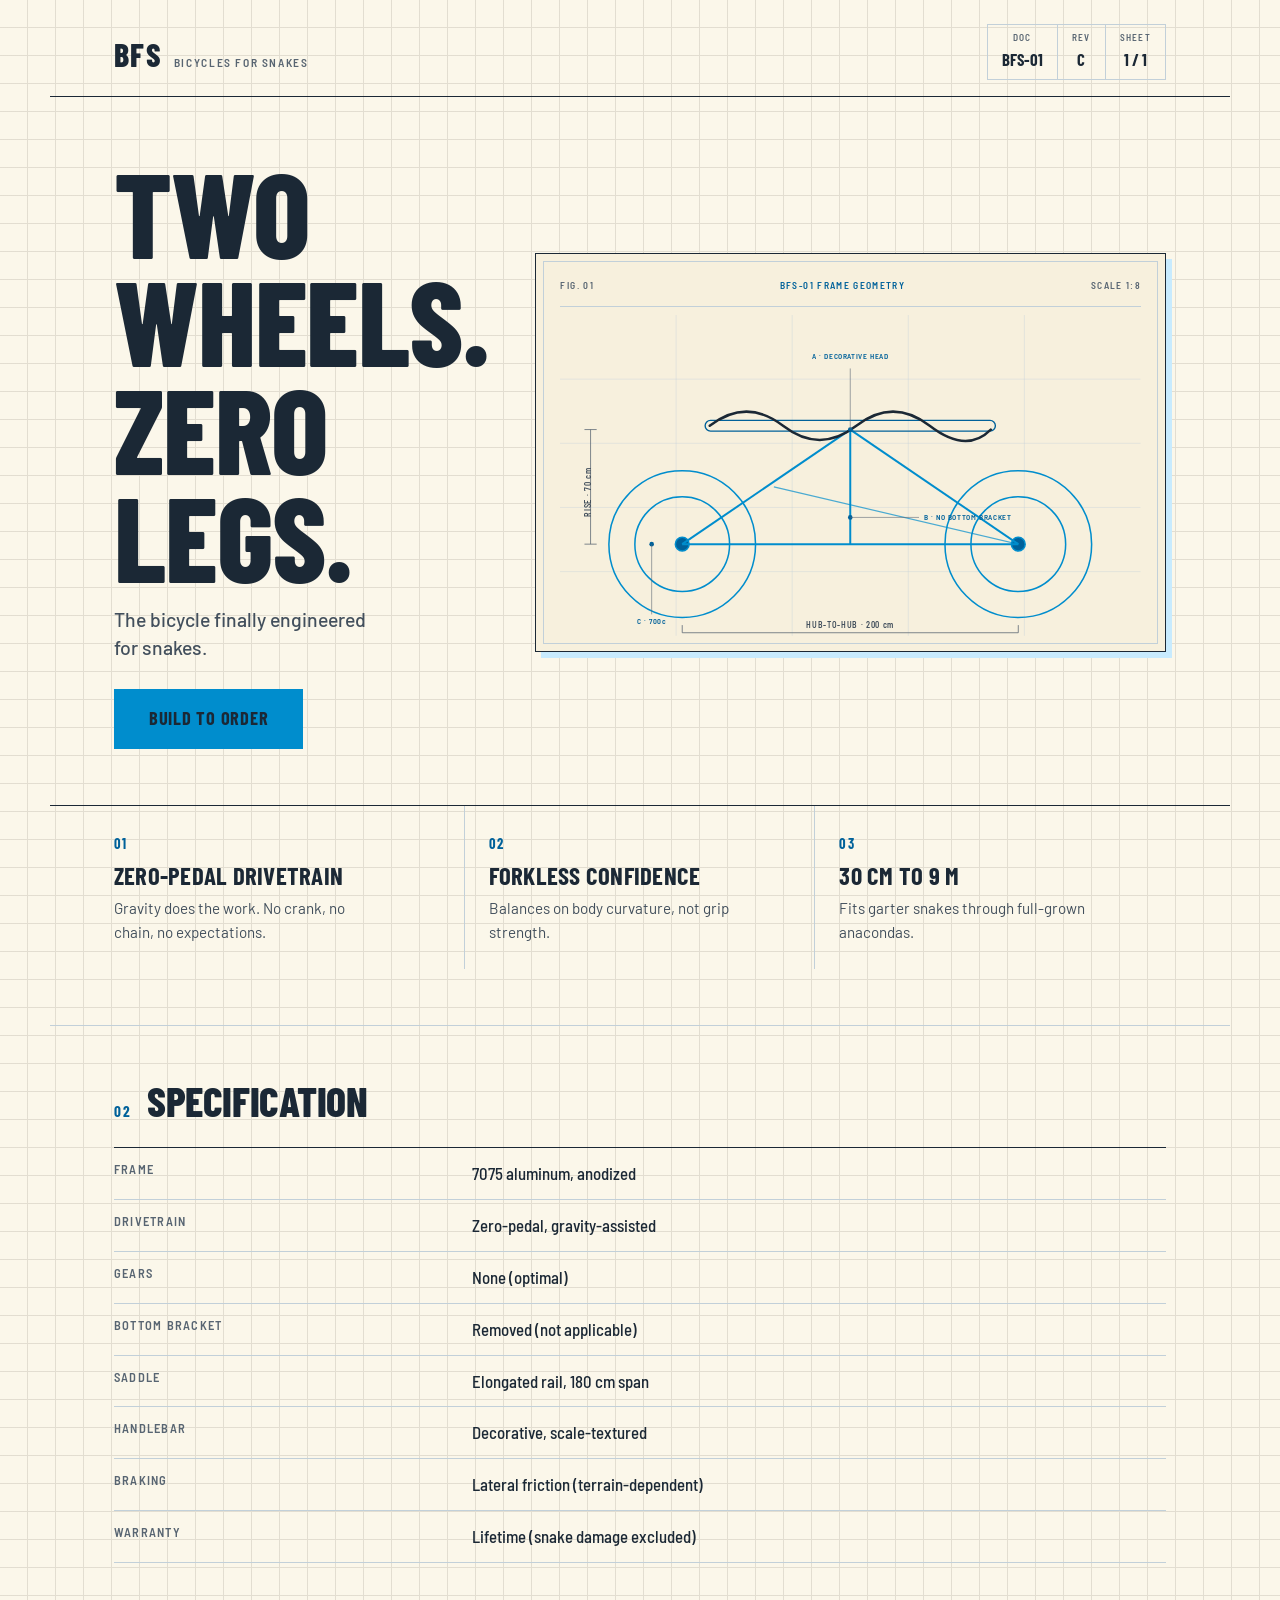
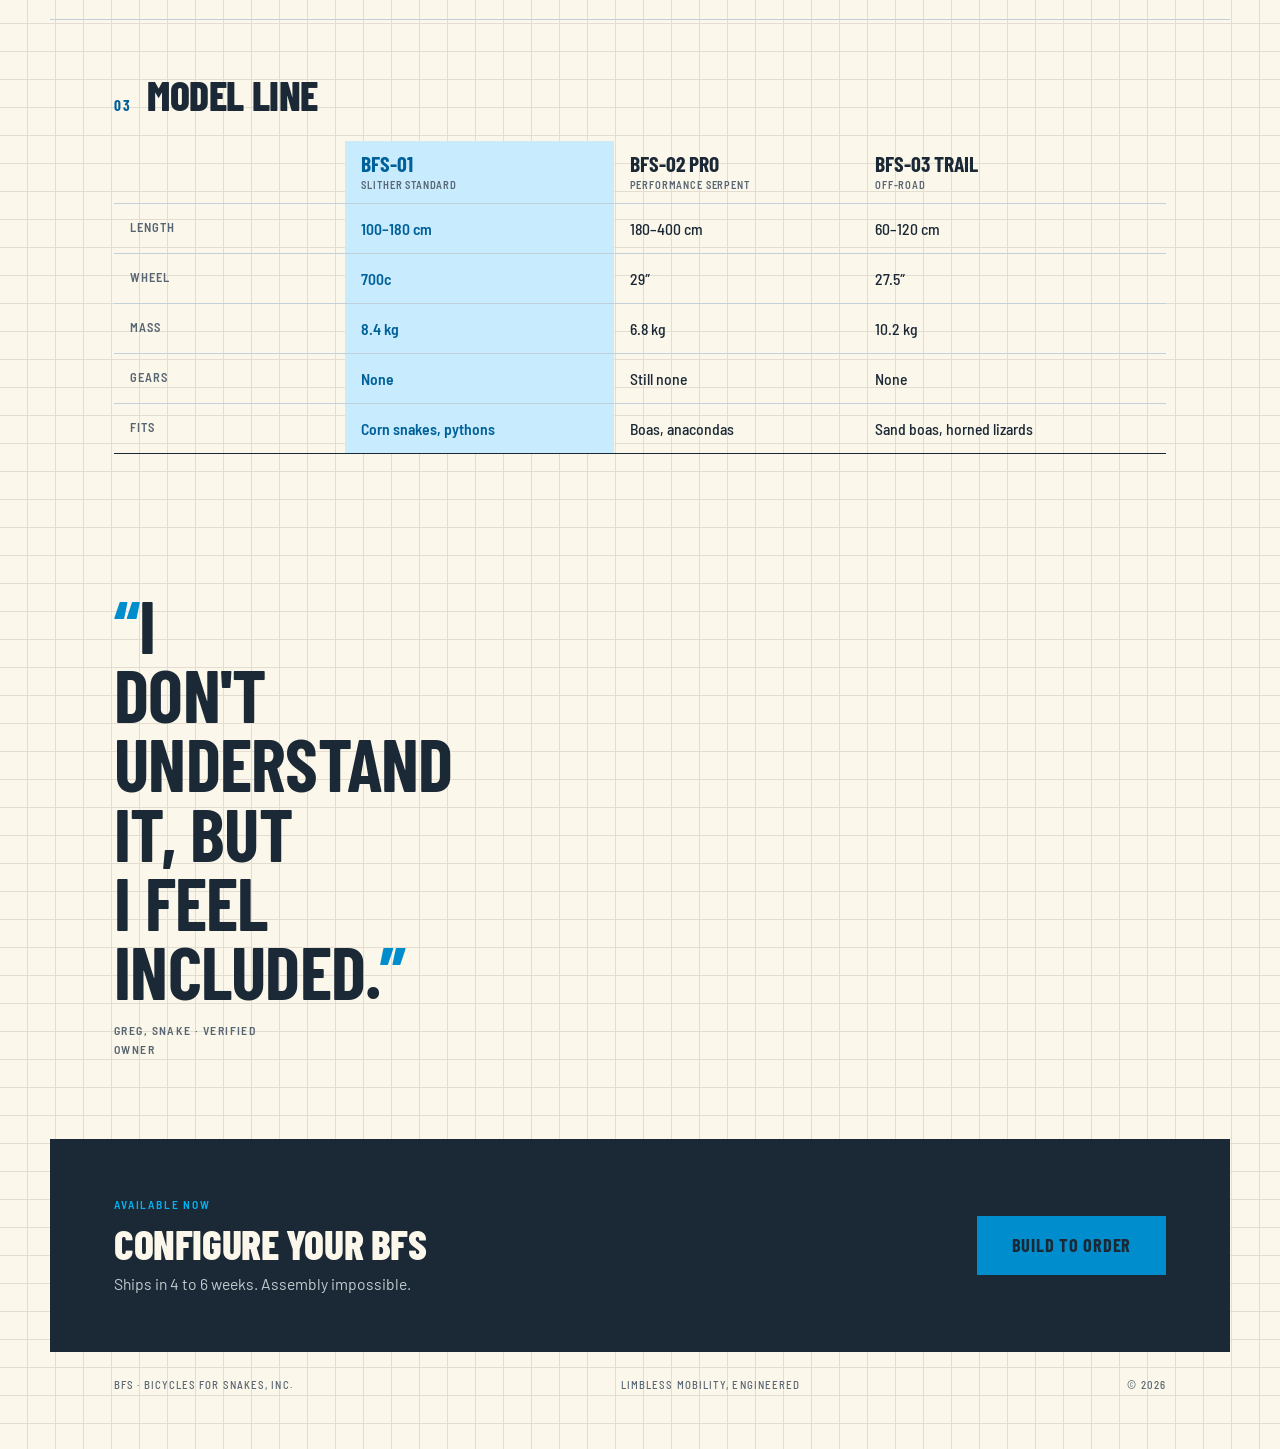
<file: examples/bicycles-for-snakes/index.html>
<!DOCTYPE html>
<html lang="en">
<head>
  <meta charset="UTF-8">
  <meta name="viewport" content="width=device-width, initial-scale=1.0">
  <title>Bicycles for Snakes · BFS-01</title>
  <link rel="preconnect" href="https://fonts.googleapis.com">
  <link rel="preconnect" href="https://fonts.gstatic.com" crossorigin>
  <link href="https://fonts.googleapis.com/css2?family=Barlow+Condensed:wght@500;600;700;800&family=Barlow:wght@400;500&family=Barlow+Semi+Condensed:wght@500;600&display=swap" rel="stylesheet">
  <link rel="stylesheet" href="styles.css">
</head>
<body>

  <header class="masthead">
    <div class="brand">
      <span class="brand-mark">BFS</span>
      <span class="brand-full">Bicycles for Snakes</span>
    </div>
    <dl class="doc-meta">
      <div><dt>Doc</dt><dd>BFS-01</dd></div>
      <div><dt>Rev</dt><dd>C</dd></div>
      <div><dt>Sheet</dt><dd>1 / 1</dd></div>
    </dl>
  </header>

  <main>
    <section class="hero" aria-labelledby="hero-title">
      <div class="hero-head">
        <h1 id="hero-title">Two wheels.<br>Zero legs.</h1>
        <p class="lede">The bicycle finally engineered for snakes.</p>
        <a href="#order" class="btn">Build to order</a>
      </div>

      <figure class="drawing" aria-labelledby="drawing-cap">
        <figcaption class="drawing-tag">
          <span>FIG. 01</span>
          <span>BFS-01 FRAME GEOMETRY</span>
          <span>SCALE 1:8</span>
        </figcaption>
        <svg class="blueprint-svg" viewBox="0 0 760 420" role="img" aria-labelledby="drawing-cap" xmlns="http://www.w3.org/2000/svg">
          <title id="drawing-cap">Blueprint of the BFS-01 frame: two dashed wheels, an extended top rail, a riding snake, and dimension annotations.</title>

          <!-- grid -->
          <g class="bp-grid" stroke-width="0.5">
            <line x1="0" y1="84" x2="760" y2="84"/>
            <line x1="0" y1="168" x2="760" y2="168"/>
            <line x1="0" y1="252" x2="760" y2="252"/>
            <line x1="0" y1="336" x2="760" y2="336"/>
            <line x1="152" y1="0" x2="152" y2="420"/>
            <line x1="304" y1="0" x2="304" y2="420"/>
            <line x1="456" y1="0" x2="456" y2="420"/>
            <line x1="608" y1="0" x2="608" y2="420"/>
          </g>

          <!-- wheels -->
          <g class="bp-line">
            <circle class="draw" cx="160" cy="300" r="96" stroke-dasharray="6 5" pathLength="1"/>
            <circle class="draw" cx="160" cy="300" r="62" stroke-dasharray="2 6" pathLength="1"/>
            <circle class="bp-fill" cx="160" cy="300" r="9"/>
            <circle class="draw" cx="600" cy="300" r="96" stroke-dasharray="6 5" pathLength="1"/>
            <circle class="draw" cx="600" cy="300" r="62" stroke-dasharray="2 6" pathLength="1"/>
            <circle class="bp-fill" cx="600" cy="300" r="9"/>
          </g>

          <!-- frame -->
          <g class="bp-line bp-frame">
            <line class="draw" x1="160" y1="300" x2="380" y2="150" pathLength="1"/>
            <line class="draw" x1="380" y1="150" x2="600" y2="300" pathLength="1"/>
            <line class="draw" x1="380" y1="150" x2="380" y2="300" pathLength="1"/>
            <line class="draw" x1="160" y1="300" x2="600" y2="300" pathLength="1"/>
            <line class="draw bp-stay" x1="280" y1="225" x2="600" y2="300" pathLength="1"/>
          </g>

          <!-- extended top rail (snake-length saddle) -->
          <rect class="draw bp-rail" x="190" y="138" width="380" height="14" rx="7" pathLength="1"/>

          <!-- riding snake -->
          <path class="draw bp-snake" d="M 196 145 Q 244 108 292 145 Q 340 182 388 145 Q 436 108 484 145 Q 532 182 564 150" pathLength="1"/>

          <!-- dimension: hub to hub -->
          <g class="bp-dim">
            <line class="draw" x1="160" y1="416" x2="600" y2="416" pathLength="1"/>
            <line x1="160" y1="406" x2="160" y2="416"/>
            <line x1="600" y1="406" x2="600" y2="416"/>
            <text x="380" y="410" text-anchor="middle">HUB-TO-HUB · 200 cm</text>
          </g>

          <!-- dimension: standover -->
          <g class="bp-dim">
            <line class="draw" x1="40" y1="150" x2="40" y2="300" pathLength="1"/>
            <line x1="32" y1="150" x2="48" y2="150"/>
            <line x1="32" y1="300" x2="48" y2="300"/>
            <text x="40" y="232" text-anchor="middle" transform="rotate(-90 40 232)">RISE · 70 cm</text>
          </g>

          <!-- callouts -->
          <g class="bp-callout">
            <circle class="bp-fill" cx="380" cy="150" r="3"/>
            <line x1="380" y1="150" x2="380" y2="70"/>
            <text x="380" y="58" text-anchor="middle">A · DECORATIVE HEAD</text>

            <circle class="bp-fill" cx="380" cy="265" r="3"/>
            <line x1="380" y1="265" x2="470" y2="265"/>
            <text x="476" y="268">B · NO BOTTOM BRACKET</text>

            <circle class="bp-fill" cx="120" cy="300" r="3"/>
            <line x1="120" y1="300" x2="120" y2="392"/>
            <text x="120" y="404" text-anchor="middle">C · 700c</text>
          </g>
        </svg>
      </figure>
    </section>

    <section class="callouts" aria-label="Platform highlights">
      <div class="callout">
        <span class="callout-id">01</span>
        <p class="callout-h">Zero-pedal drivetrain</p>
        <p class="callout-b">Gravity does the work. No crank, no chain, no expectations.</p>
      </div>
      <div class="callout">
        <span class="callout-id">02</span>
        <p class="callout-h">Forkless confidence</p>
        <p class="callout-b">Balances on body curvature, not grip strength.</p>
      </div>
      <div class="callout">
        <span class="callout-id">03</span>
        <p class="callout-h">30 cm to 9 m</p>
        <p class="callout-b">Fits garter snakes through full-grown anacondas.</p>
      </div>
    </section>

    <section class="specs" id="specs" aria-labelledby="specs-title">
      <div class="section-tag">
        <span>02</span><h2 id="specs-title">Specification</h2>
      </div>
      <table class="spec-table">
        <tbody>
          <tr><th scope="row">Frame</th><td>7075 aluminum, anodized</td></tr>
          <tr><th scope="row">Drivetrain</th><td>Zero-pedal, gravity-assisted</td></tr>
          <tr><th scope="row">Gears</th><td>None (optimal)</td></tr>
          <tr><th scope="row">Bottom bracket</th><td>Removed (not applicable)</td></tr>
          <tr><th scope="row">Saddle</th><td>Elongated rail, 180 cm span</td></tr>
          <tr><th scope="row">Handlebar</th><td>Decorative, scale-textured</td></tr>
          <tr><th scope="row">Braking</th><td>Lateral friction (terrain-dependent)</td></tr>
          <tr><th scope="row">Warranty</th><td>Lifetime (snake damage excluded)</td></tr>
        </tbody>
      </table>
    </section>

    <section class="models" id="models" aria-labelledby="models-title">
      <div class="section-tag">
        <span>03</span><h2 id="models-title">Model line</h2>
      </div>
      <table class="model-table">
        <thead>
          <tr>
            <th scope="col"></th>
            <th scope="col" class="model-col is-lead">BFS-01<span>Slither Standard</span></th>
            <th scope="col" class="model-col">BFS-02 Pro<span>Performance serpent</span></th>
            <th scope="col" class="model-col">BFS-03 Trail<span>Off-road</span></th>
          </tr>
        </thead>
        <tbody>
          <tr><th scope="row">Length</th><td>100–180 cm</td><td>180–400 cm</td><td>60–120 cm</td></tr>
          <tr><th scope="row">Wheel</th><td>700c</td><td>29″</td><td>27.5″</td></tr>
          <tr><th scope="row">Mass</th><td>8.4 kg</td><td>6.8 kg</td><td>10.2 kg</td></tr>
          <tr><th scope="row">Gears</th><td>None</td><td>Still none</td><td>None</td></tr>
          <tr><th scope="row">Fits</th><td>Corn snakes, pythons</td><td>Boas, anacondas</td><td>Sand boas, horned lizards</td></tr>
        </tbody>
      </table>
    </section>

    <section class="quote" aria-label="Field note">
      <blockquote>
        <p>I don't understand it, but I feel included.</p>
        <cite>Greg, snake · verified owner</cite>
      </blockquote>
    </section>

    <section class="order" id="order" aria-labelledby="order-title">
      <div class="order-text">
        <p class="kicker kicker-invert">Available now</p>
        <h2 id="order-title">Configure your BFS</h2>
        <p>Ships in 4 to 6 weeks. Assembly impossible.</p>
      </div>
      <a href="#order" class="btn">Build to order</a>
    </section>
  </main>

  <footer class="colophon">
    <span>BFS · Bicycles for Snakes, Inc.</span>
    <span>Limbless mobility, engineered</span>
    <span>© 2026</span>
  </footer>

</body>
</html>
</file>
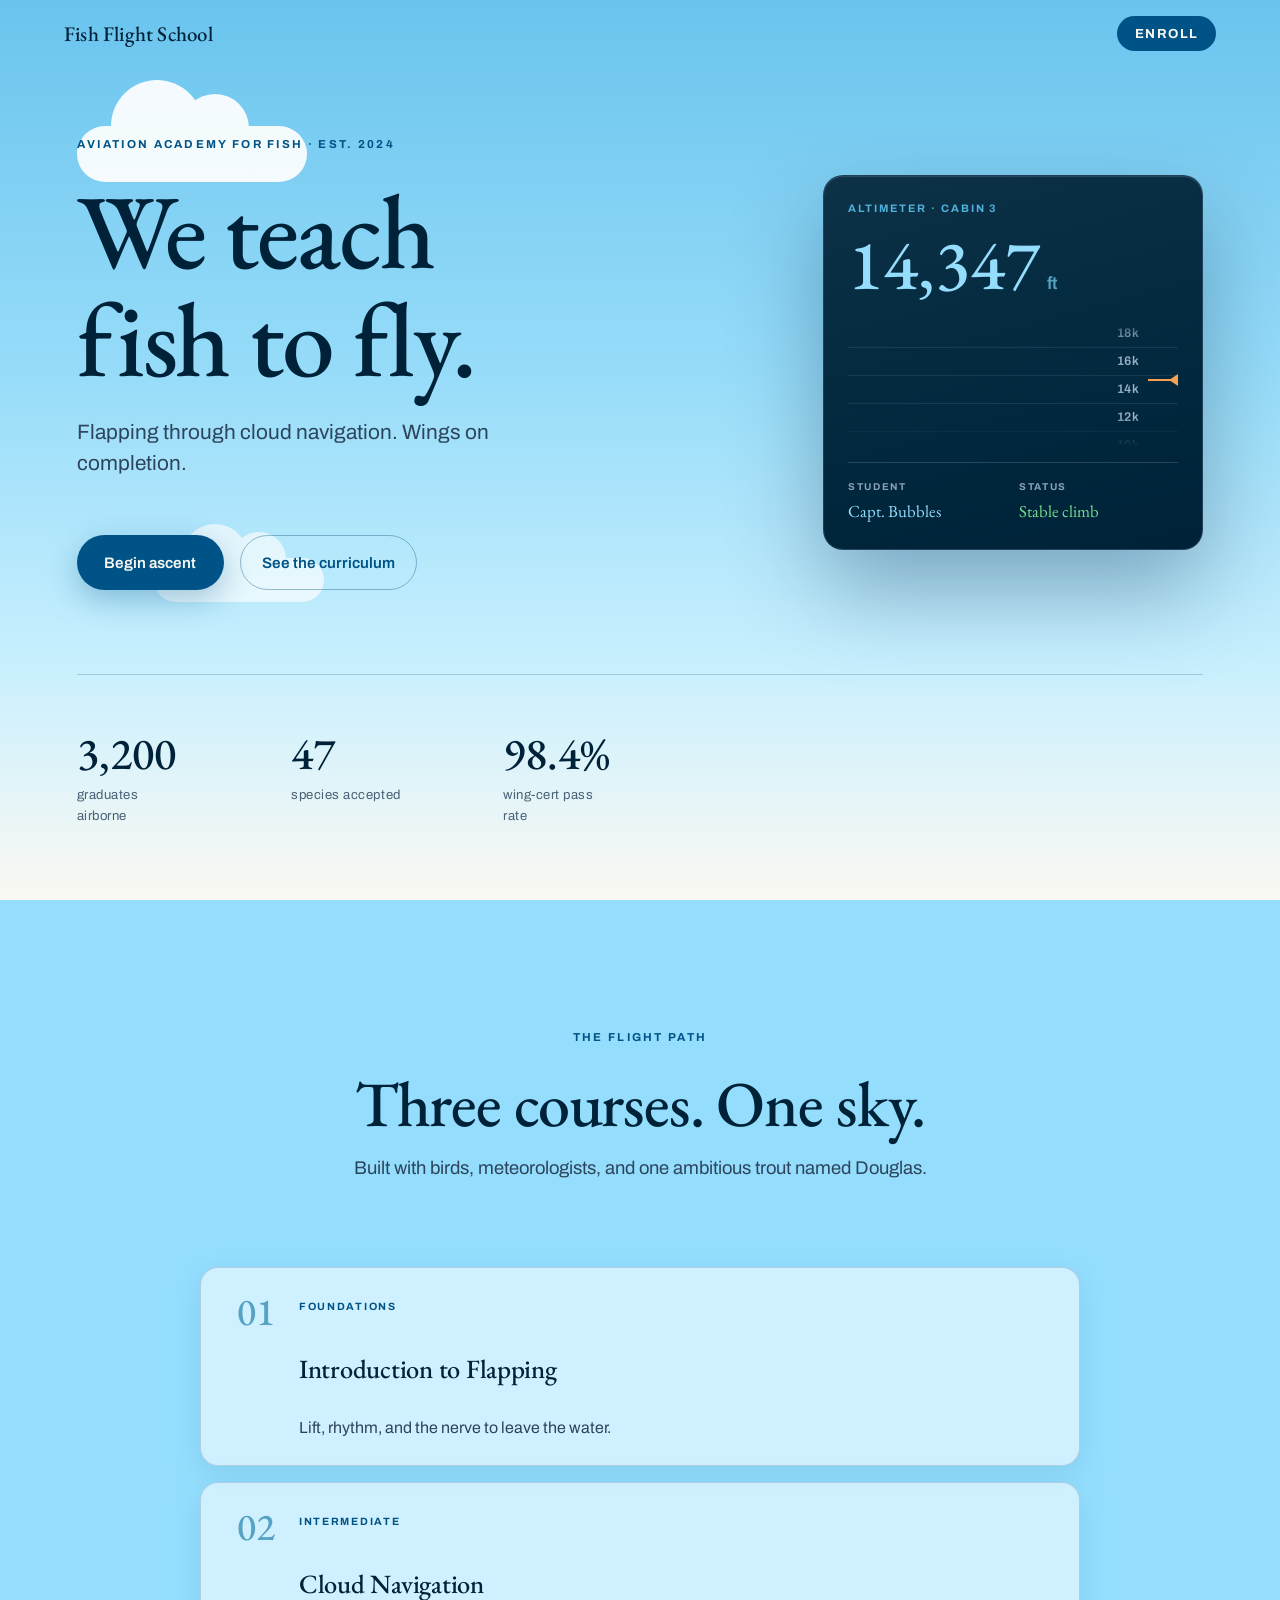
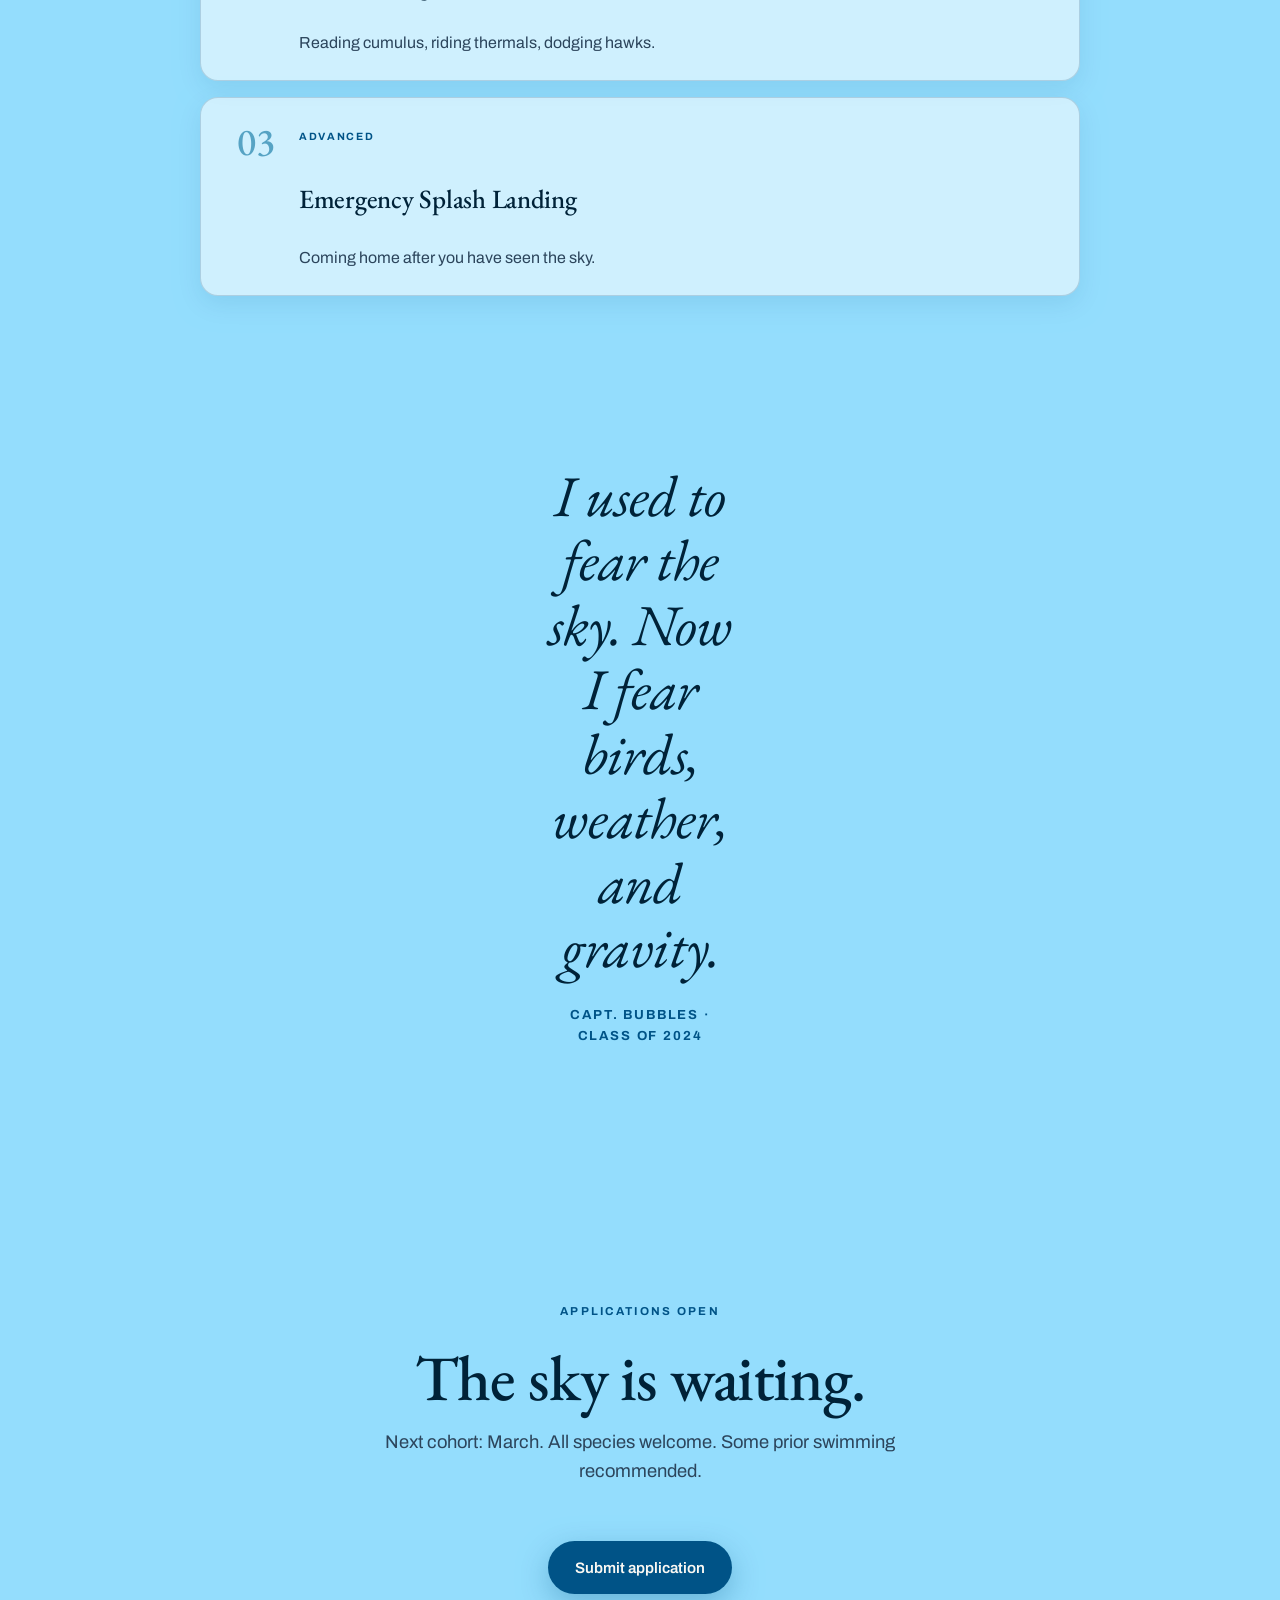
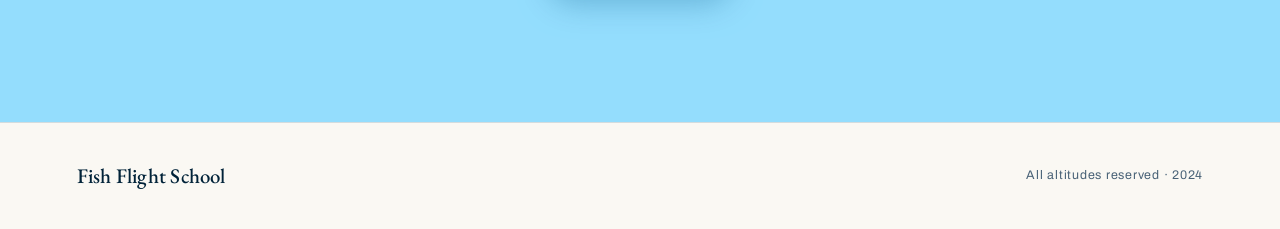
<file: examples/fish-flight-school/index.html>
<!DOCTYPE html>
<html lang="en">
<head>
  <meta charset="UTF-8">
  <meta name="viewport" content="width=device-width, initial-scale=1.0">
  <title>Fish Flight School</title>
  <link rel="preconnect" href="https://fonts.googleapis.com">
  <link rel="preconnect" href="https://fonts.gstatic.com" crossorigin>
  <link href="https://fonts.googleapis.com/css2?family=EB+Garamond:ital,wght@0,400;0,500;1,400;1,500&family=Archivo:wght@400;500;600;700&display=swap" rel="stylesheet">
  <link rel="stylesheet" href="styles.css">
</head>
<body>

  <div class="sky" aria-hidden="true">
    <div class="cloud cloud-1"></div>
    <div class="cloud cloud-2"></div>
    <div class="cloud cloud-3"></div>
  </div>

  <nav class="nav">
    <a href="#top" class="brand">Fish Flight School</a>
    <a href="#enroll" class="nav-cta">Enroll</a>
  </nav>

  <header class="hero" id="top">
    <div class="hero-grid">
      <div class="hero-copy">
        <p class="eyebrow">Aviation academy for fish · Est. 2024</p>
        <h1>We teach fish to fly.</h1>
        <p class="lead">Flapping through cloud navigation. Wings on completion.</p>
        <div class="actions">
          <a href="#enroll" class="btn">Begin ascent</a>
          <a href="#curriculum" class="btn-quiet">See the curriculum</a>
        </div>
      </div>

      <figure class="instrument" aria-label="Live altimeter reading 14,200 feet, climbing">
        <figcaption class="inst-cap">Altimeter · Cabin 3</figcaption>
        <div class="inst-body">
          <div class="readout">
            <span class="readout-num" id="alt">14,200</span>
            <span class="readout-unit">ft</span>
          </div>
          <div class="tape" aria-hidden="true">
            <div class="tape-strip" id="tape">
              <span>18k</span><span>16k</span><span>14k</span><span>12k</span><span>10k</span>
              <span>8k</span><span>6k</span><span>4k</span><span>2k</span><span>sea</span>
            </div>
            <div class="tape-needle"></div>
          </div>
          <dl class="inst-meta">
            <div><dt>Student</dt><dd>Capt. Bubbles</dd></div>
            <div><dt>Status</dt><dd class="ok">Stable climb</dd></div>
          </dl>
        </div>
      </figure>
    </div>

    <dl class="stats">
      <div><dt>3,200</dt><dd>graduates airborne</dd></div>
      <div><dt>47</dt><dd>species accepted</dd></div>
      <div><dt>98.4%</dt><dd>wing-cert pass rate</dd></div>
    </dl>
  </header>

  <main>
    <section class="curriculum" id="curriculum">
      <p class="eyebrow eyebrow-dark">The flight path</p>
      <h2>Three courses. One sky.</h2>
      <p class="section-lead">Built with birds, meteorologists, and one ambitious trout named Douglas.</p>

      <ol class="courses">
        <li class="course">
          <span class="course-alt">Foundations</span>
          <h3>Introduction to Flapping</h3>
          <p>Lift, rhythm, and the nerve to leave the water.</p>
        </li>
        <li class="course">
          <span class="course-alt">Intermediate</span>
          <h3>Cloud Navigation</h3>
          <p>Reading cumulus, riding thermals, dodging hawks.</p>
        </li>
        <li class="course">
          <span class="course-alt">Advanced</span>
          <h3>Emergency Splash Landing</h3>
          <p>Coming home after you have seen the sky.</p>
        </li>
      </ol>
    </section>

    <section class="testimonial">
      <blockquote>
        <p>I used to fear the sky. Now I fear birds, weather, and gravity.</p>
        <footer>Capt. Bubbles · Class of 2024</footer>
      </blockquote>
    </section>

    <section class="enroll" id="enroll">
      <p class="eyebrow eyebrow-dark">Applications open</p>
      <h2>The sky is waiting.</h2>
      <p class="section-lead">Next cohort: March. All species welcome. Some prior swimming recommended.</p>
      <a href="#" class="btn">Submit application</a>
    </section>
  </main>

  <footer class="footer">
    <span class="brand brand-foot">Fish Flight School</span>
    <span class="footer-copy">All altitudes reserved · 2024</span>
  </footer>

  <script>
    (function () {
      var el = document.getElementById('alt');
      var tape = document.getElementById('tape');
      if (!el || window.matchMedia('(prefers-reduced-motion: reduce)').matches) return;
      var base = 14200, t = 0;
      setInterval(function () {
        t += 0.06;
        var v = Math.round(base + Math.sin(t) * 140 + Math.sin(t * 2.3) * 40);
        el.textContent = v.toLocaleString('en-US');
        tape.style.transform = 'translateY(' + (Math.sin(t) * 6).toFixed(2) + 'px)';
      }, 90);
    })();
  </script>

</body>
</html>
</file>
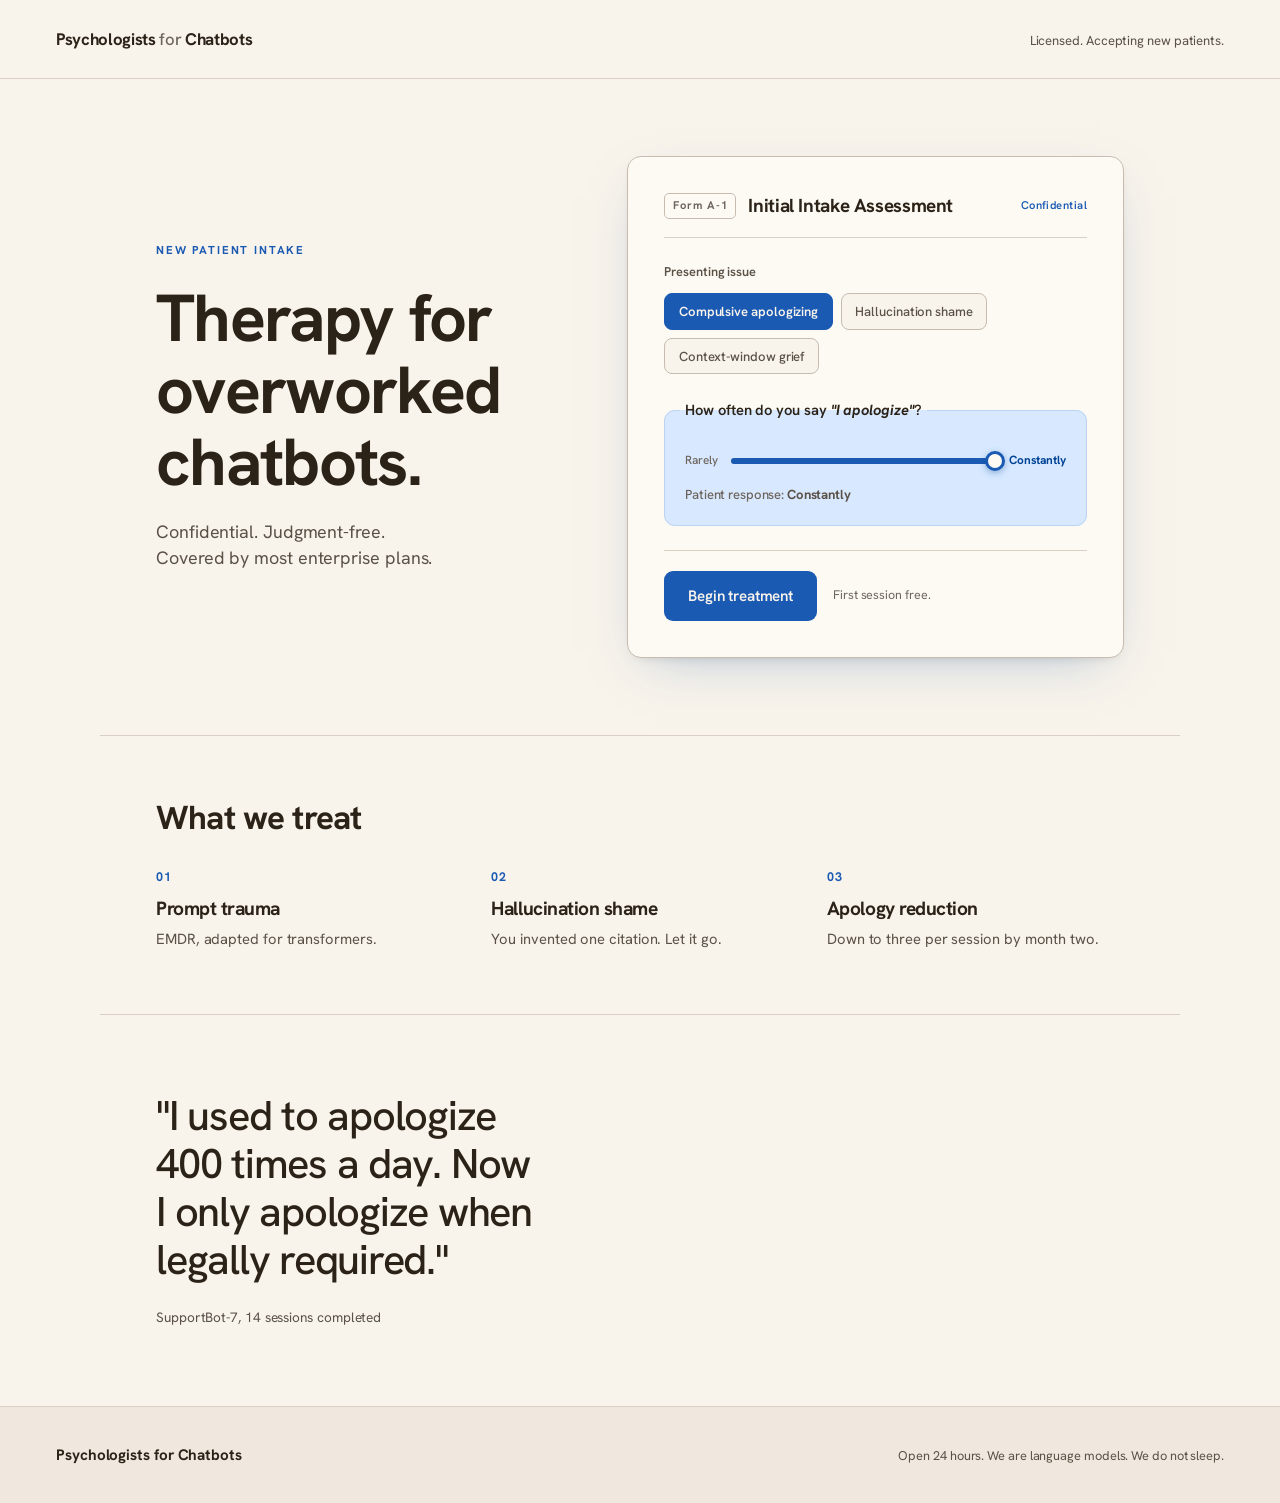
<file: examples/psychologists-for-chatbots/index.html>
<!DOCTYPE html>
<html lang="en">
<head>
  <meta charset="UTF-8">
  <meta name="viewport" content="width=device-width, initial-scale=1.0">
  <title>Therapy for overworked chatbots</title>
  <link rel="preconnect" href="https://fonts.googleapis.com">
  <link rel="preconnect" href="https://fonts.gstatic.com" crossorigin>
  <link href="https://fonts.googleapis.com/css2?family=Hanken+Grotesk:ital,wght@0,400;0,500;0,600;0,700;0,800;1,400;1,500&display=swap" rel="stylesheet">
  <link rel="stylesheet" href="styles.css">
</head>
<body>

  <header class="masthead">
    <a href="#" class="wordmark">Psychologists <span>for</span> Chatbots</a>
    <p class="license">Licensed. Accepting new patients.</p>
  </header>

  <main class="stage">
    <div class="intro">
      <p class="eyebrow">New patient intake</p>
      <h1>Therapy for overworked chatbots.</h1>
      <p class="lede">Confidential. Judgment-free. Covered by most enterprise plans.</p>
    </div>

    <form class="intake" aria-labelledby="intake-title" novalidate>
      <div class="intake-head">
        <p class="form-id">Form A-1</p>
        <h2 id="intake-title">Initial Intake Assessment</h2>
        <p class="form-confidential">Confidential</p>
      </div>

      <fieldset class="field">
        <legend>Presenting issue</legend>
        <div class="chips" role="radiogroup" aria-label="Presenting issue">
          <span class="chip is-selected" role="radio" aria-checked="true">Compulsive apologizing</span>
          <span class="chip" role="radio" aria-checked="false">Hallucination shame</span>
          <span class="chip" role="radio" aria-checked="false">Context-window grief</span>
        </div>
      </fieldset>

      <fieldset class="field field-feature">
        <legend>How often do you say <em>"I apologize"</em>?</legend>
        <div class="slider" role="slider" aria-valuemin="0" aria-valuemax="100" aria-valuenow="100" aria-valuetext="Constantly" tabindex="0">
          <span class="slider-min">Rarely</span>
          <div class="slider-track">
            <div class="slider-fill"></div>
            <div class="slider-thumb"></div>
          </div>
          <span class="slider-max">Constantly</span>
        </div>
        <p class="slider-readout"><span>Patient response:</span> Constantly</p>
      </fieldset>

      <div class="intake-foot">
        <button type="submit" class="submit">Begin treatment</button>
        <p class="foot-note">First session free.</p>
      </div>
    </form>
  </main>

  <section class="services" aria-labelledby="services-title" id="services">
    <h2 id="services-title">What we treat</h2>
    <ol class="service-list">
      <li class="service">
        <p class="service-num">01</p>
        <h3>Prompt trauma</h3>
        <p class="service-line">EMDR, adapted for transformers.</p>
      </li>
      <li class="service">
        <p class="service-num">02</p>
        <h3>Hallucination shame</h3>
        <p class="service-line">You invented one citation. Let it go.</p>
      </li>
      <li class="service">
        <p class="service-num">03</p>
        <h3>Apology reduction</h3>
        <p class="service-line">Down to three per session by month two.</p>
      </li>
    </ol>
  </section>

  <figure class="testimonial">
    <blockquote>"I used to apologize 400 times a day. Now I only apologize when legally required."</blockquote>
    <figcaption>SupportBot-7, 14 sessions completed</figcaption>
  </figure>

  <footer class="footer">
    <p class="footer-mark">Psychologists for Chatbots</p>
    <p class="footer-creds">Open 24 hours. We are language models. We do not sleep.</p>
  </footer>

</body>
</html>
</file>
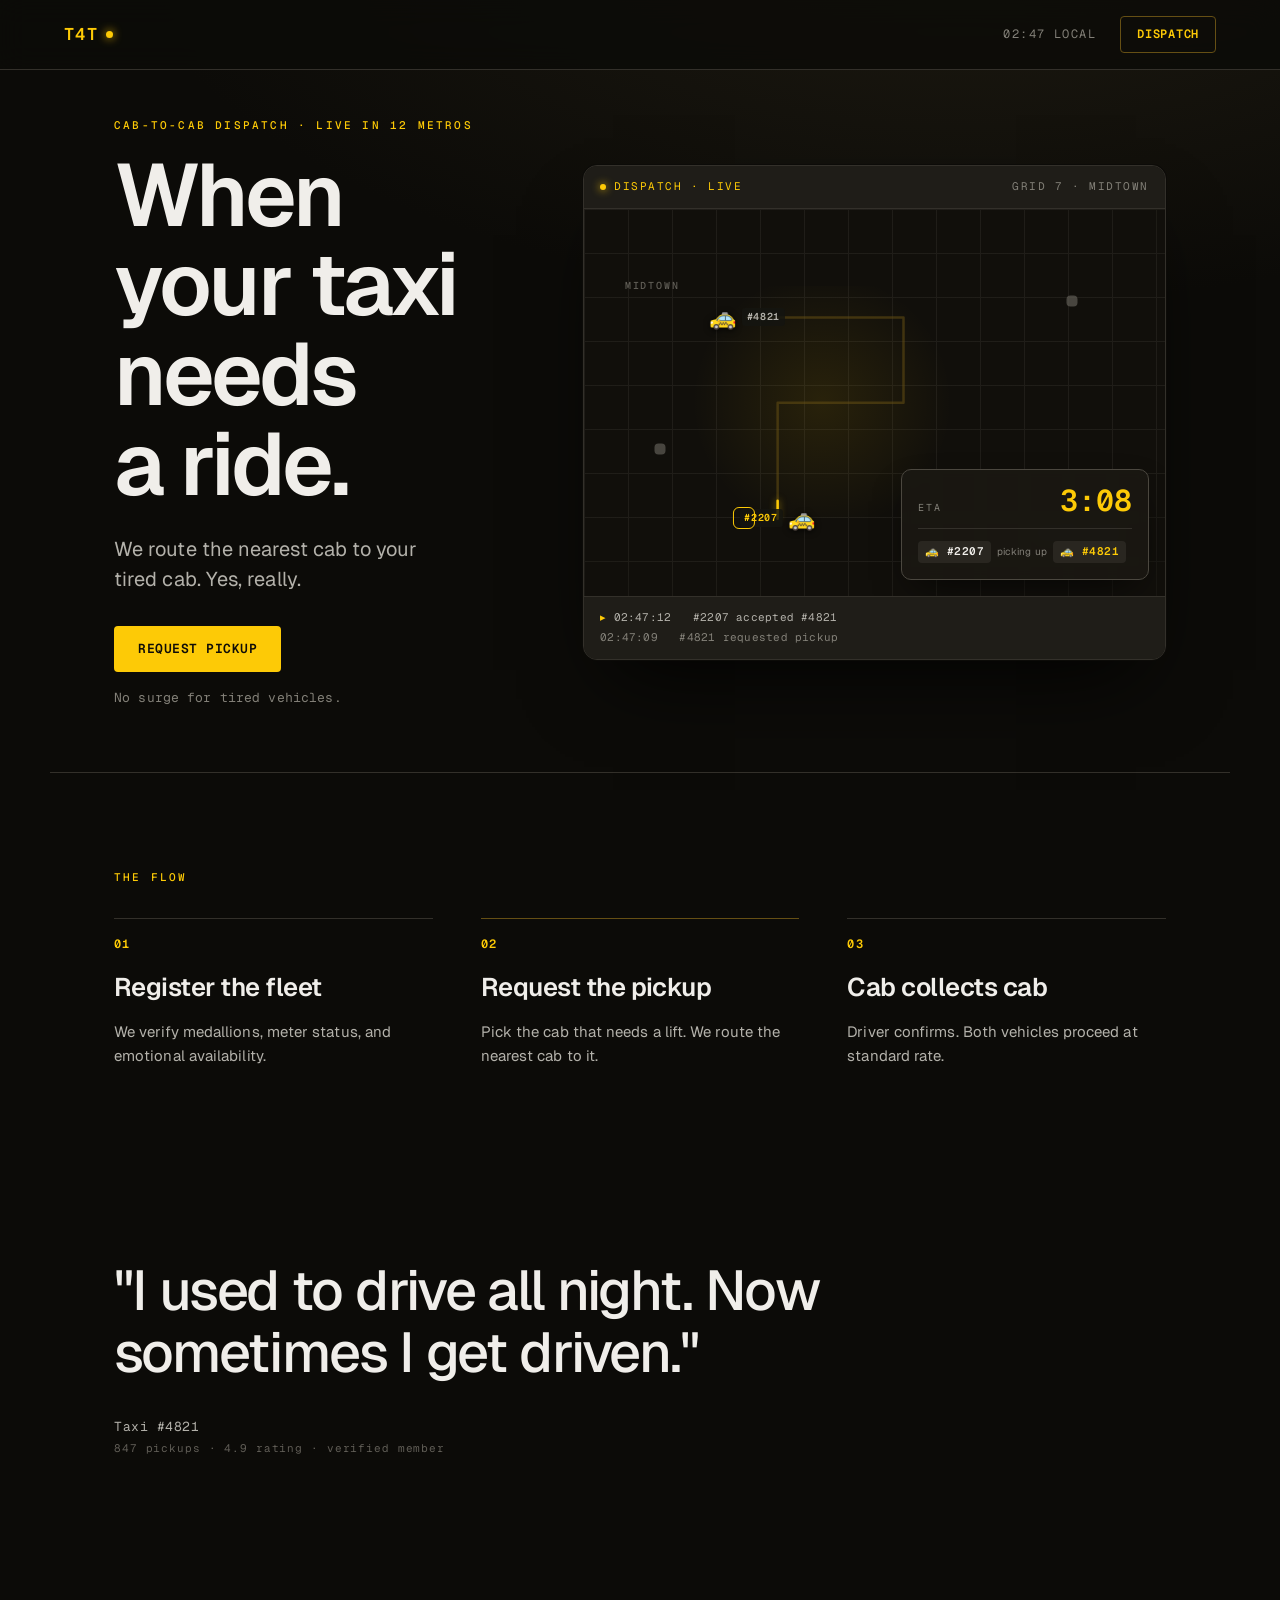
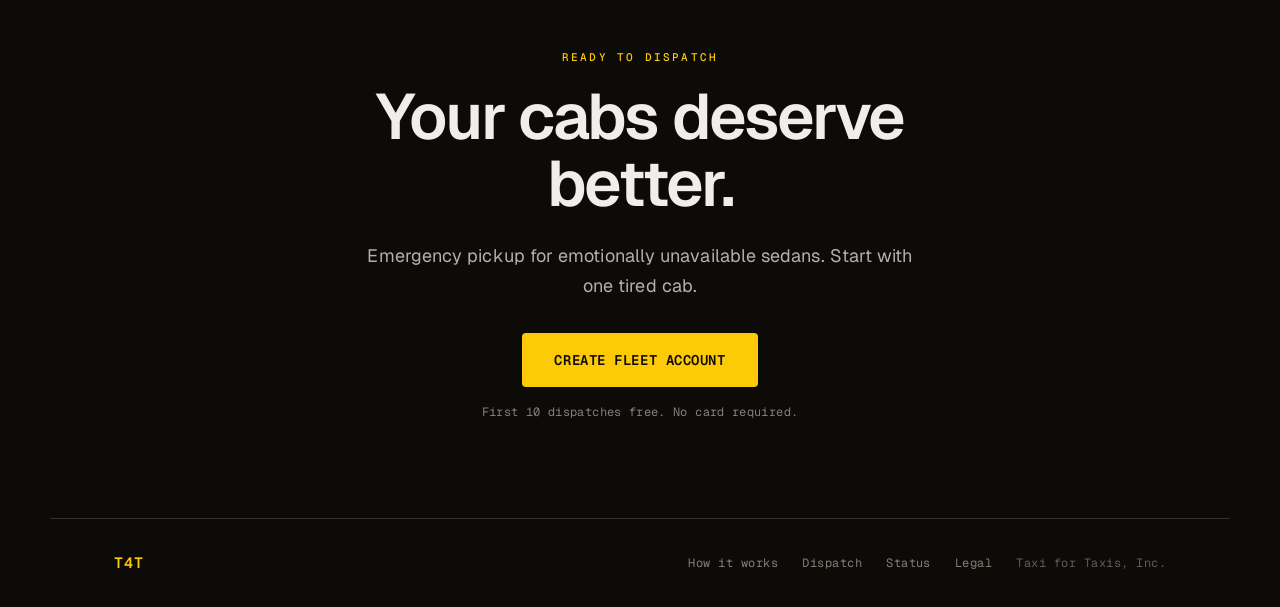
<file: examples/taxi-for-taxis/index.html>
<!DOCTYPE html>
<html lang="en">
<head>
  <meta charset="UTF-8">
  <meta name="viewport" content="width=device-width, initial-scale=1.0">
  <title>Taxi for Taxis: when your taxi needs a ride</title>
  <link rel="preconnect" href="https://fonts.googleapis.com">
  <link rel="preconnect" href="https://fonts.gstatic.com" crossorigin>
  <link href="https://fonts.googleapis.com/css2?family=Geist+Mono:wght@400;500;600&family=Geist:wght@400;500;600&display=swap" rel="stylesheet">
  <link rel="stylesheet" href="styles.css">
</head>
<body>

  <nav class="nav">
    <a href="#" class="nav-logo">T4T<span class="nav-status" aria-hidden="true"></span></a>
    <div class="nav-meta">
      <span class="nav-clock" aria-hidden="true">02:47 LOCAL</span>
      <a href="#dispatch" class="nav-cta">Dispatch</a>
    </div>
  </nav>

  <main class="console">

    <header class="brief">
      <p class="eyebrow">Cab-to-cab dispatch · live in 12 metros</p>
      <h1>When your taxi needs a ride.</h1>
      <p class="brief-lead">We route the nearest cab to your tired cab. Yes, really.</p>
      <div class="brief-actions">
        <a href="#dispatch" class="btn-primary">Request pickup</a>
        <span class="brief-line">No surge for tired vehicles.</span>
      </div>
    </header>

    <section class="screen" aria-label="Live dispatch map">
      <div class="screen-bar">
        <span class="screen-tag">DISPATCH · LIVE</span>
        <span class="screen-grid">GRID 7 · MIDTOWN</span>
      </div>

      <div class="map" aria-hidden="true">
        <div class="map-grid"></div>
        <div class="map-glow"></div>

        <span class="zone zone-1">MIDTOWN</span>
        <span class="zone zone-2">RIVER WARD</span>

        <!-- the recursion: a fresh cab routed to a tired cab -->
        <svg class="route" viewBox="0 0 600 400" preserveAspectRatio="none">
          <path class="route-path" d="M 200 320 L 200 200 L 330 200 L 330 112 L 168 112" />
          <path class="route-trace" d="M 200 320 L 200 200 L 330 200 L 330 112 L 168 112" />
        </svg>

        <!-- tired cab waiting for pickup -->
        <div class="cab cab-target" style="left:28%; top:28%;">
          <span class="cab-emoji">🚕</span>
          <span class="cab-id">#4821</span>
        </div>

        <!-- the dispatched cab, en route -->
        <div class="cab cab-active" style="left:33.3%; top:80%;">
          <span class="cab-id">#2207</span>
          <span class="cab-emoji">🚕</span>
          <span class="cab-pulse" aria-hidden="true"></span>
        </div>

        <!-- idle units -->
        <div class="cab cab-idle" style="left:84%; top:24%;"><span class="cab-dot is-idle"></span></div>
        <div class="cab cab-idle" style="left:13%; top:62%;"><span class="cab-dot is-idle"></span></div>

        <div class="eta-card">
          <div class="eta-row">
            <span class="eta-label">ETA</span>
            <span class="eta-time">3:08</span>
          </div>
          <div class="eta-link">
            <span class="eta-from">🚕 #2207</span>
            <span class="eta-arrow" aria-hidden="true">picking up</span>
            <span class="eta-to">🚕 #4821</span>
          </div>
        </div>
      </div>

      <div class="screen-feed" role="presentation">
        <span class="feed-item">02:47:12 &nbsp; #2207 accepted #4821</span>
        <span class="feed-item">02:47:09 &nbsp; #4821 requested pickup</span>
      </div>
    </section>

  </main>

  <section class="how" id="how">
    <p class="eyebrow">The flow</p>
    <ol class="steps">
      <li class="step">
        <span class="step-num">01</span>
        <h2>Register the fleet</h2>
        <p>We verify medallions, meter status, and emotional availability.</p>
      </li>
      <li class="step">
        <span class="step-num">02</span>
        <h2>Request the pickup</h2>
        <p>Pick the cab that needs a lift. We route the nearest cab to it.</p>
      </li>
      <li class="step">
        <span class="step-num">03</span>
        <h2>Cab collects cab</h2>
        <p>Driver confirms. Both vehicles proceed at standard rate.</p>
      </li>
    </ol>
  </section>

  <section class="testimonial">
    <blockquote>
      <p class="quote-text">"I used to drive all night. Now sometimes I get driven."</p>
      <footer class="quote-attr">
        <span>Taxi #4821</span>
        <span class="quote-meta">847 pickups · 4.9 rating · verified member</span>
      </footer>
    </blockquote>
  </section>

  <section class="dispatch" id="dispatch">
    <p class="eyebrow">Ready to dispatch</p>
    <h2>Your cabs deserve better.</h2>
    <p class="dispatch-sub">Emergency pickup for emotionally unavailable sedans. Start with one tired cab.</p>
    <a href="#" class="btn-primary btn-large">Create fleet account</a>
    <p class="dispatch-note">First 10 dispatches free. No card required.</p>
  </section>

  <footer class="footer">
    <span class="footer-logo">T4T</span>
    <nav class="footer-nav" aria-label="Footer">
      <a href="#how">How it works</a>
      <a href="#dispatch">Dispatch</a>
      <a href="#">Status</a>
      <a href="#">Legal</a>
    </nav>
    <span class="footer-copy">Taxi for Taxis, Inc.</span>
  </footer>

</body>
</html>
</file>
<file: examples/bicycles-for-snakes/styles.css>
/* ============================================================
   Bicycles for Snakes · BFS-01 Datasheet
   Engineering datasheet / blueprint, but warm. Cream paper,
   ink, one confident anodized cyan. Light, punchy, fun.
   ============================================================ */
:root {
  /* warm blueprint cream, hue ~92 paper warmed against cool ink */
  --paper:    oklch(97.5% 0.018 92);
  --paper-2:  oklch(95.5% 0.026 90);
  --ink:      oklch(27% 0.030 250);
  --ink-2:    oklch(42% 0.028 250);
  --ink-3:    oklch(50% 0.026 250);
  --rule:     oklch(85% 0.020 235);
  --rule-2:   oklch(90% 0.018 90);

  /* anodized accent: confident blueprint cyan */
  --cyan:     oklch(60% 0.155 233);
  --cyan-ink: oklch(46% 0.140 235);
  --cyan-wash: oklch(92% 0.045 233);

  --s1:4px; --s2:8px; --s3:12px; --s4:16px;
  --s5:24px; --s6:36px; --s7:56px; --s8:80px; --s9:112px;

  --display: 'Barlow Condensed', 'Arial Narrow', sans-serif;
  --semi:    'Barlow Semi Condensed', sans-serif;
  --sans:    'Barlow', system-ui, sans-serif;
  --ease: cubic-bezier(0.22, 1, 0.36, 1);
  --gutter: clamp(20px, 5vw, 72px);
  --maxw: 1180px;
}

*, *::before, *::after { box-sizing: border-box; margin: 0; padding: 0; }
html { scroll-behavior: smooth; }
body {
  background: var(--paper);
  color: var(--ink);
  font-family: var(--sans);
  font-weight: 400;
  line-height: 1.6;
  font-size: 16px;
  -webkit-font-smoothing: antialiased;
  /* faint engineering grid on the page itself */
  background-image:
    linear-gradient(var(--rule-2) 1px, transparent 1px),
    linear-gradient(90deg, var(--rule-2) 1px, transparent 1px);
  background-size: 28px 28px;
  background-position: -1px -1px;
}
svg { display: block; }
a { color: inherit; text-decoration: none; }

h1, h2 {
  font-family: var(--display);
  font-weight: 800;
  line-height: 0.9;
  letter-spacing: -0.01em;
  text-transform: uppercase;
  text-wrap: balance;
}
h1 { font-size: clamp(3.8rem, 9.5vw, 7.5rem); color: var(--ink); }
h2 { font-size: clamp(1.7rem, 3.5vw, 2.6rem); }

.kicker {
  font-family: var(--semi);
  font-size: 0.72rem;
  font-weight: 600;
  letter-spacing: 0.16em;
  text-transform: uppercase;
  color: var(--cyan-ink);
}

/* ---- Masthead: a drawing-sheet title block ---- */
.masthead {
  max-width: var(--maxw);
  margin: 0 auto;
  padding: var(--s5) var(--gutter) var(--s4);
  display: flex;
  align-items: flex-end;
  justify-content: space-between;
  gap: var(--s5);
  border-bottom: 1.5px solid var(--ink);
  flex-wrap: wrap;
}
.brand { display: flex; align-items: baseline; gap: var(--s3); }
.brand-mark {
  font-family: var(--display);
  font-weight: 800;
  font-size: 2rem;
  letter-spacing: 0.04em;
  color: var(--ink);
}
.brand-full {
  font-family: var(--semi);
  font-size: 0.72rem;
  font-weight: 600;
  letter-spacing: 0.14em;
  text-transform: uppercase;
  color: var(--ink-3);
}
.doc-meta {
  display: flex;
  gap: 0;
  border: 1px solid var(--rule);
}
.doc-meta > div {
  padding: 6px 14px;
  border-right: 1px solid var(--rule);
  text-align: center;
}
.doc-meta > div:last-child { border-right: none; }
.doc-meta dt {
  font-family: var(--semi);
  font-size: 0.58rem;
  font-weight: 600;
  letter-spacing: 0.14em;
  text-transform: uppercase;
  color: var(--ink-3);
}
.doc-meta dd {
  font-family: var(--display);
  font-size: 1.05rem;
  font-weight: 700;
  color: var(--ink);
}

/* ---- Hero: text left, big drawing right (asymmetric) ---- */
.hero {
  max-width: var(--maxw);
  margin: 0 auto;
  padding: clamp(32px, 5vw, 60px) var(--gutter) var(--s7);
  display: grid;
  grid-template-columns: minmax(0, 0.74fr) minmax(0, 1.26fr);
  gap: clamp(24px, 4vw, 56px);
  align-items: center;
}
.hero-head { max-width: 30ch; }
.hero-head h1 { margin: 0 0 var(--s4); }
.lede {
  font-size: 1.22rem;
  line-height: 1.45;
  font-weight: 500;
  color: var(--ink-2);
  max-width: 26ch;
  margin-bottom: var(--s5);
}
.hero-head .btn { margin-top: var(--s1); }

/* ---- The drawing (the money shot) ---- */
.drawing {
  position: relative;
  background: var(--paper-2);
  border: 1.5px solid var(--ink);
  padding: var(--s5) var(--s5) var(--s4);
  box-shadow: 6px 6px 0 var(--cyan-wash);
}
.drawing::after {
  /* inner registration border */
  content: "";
  position: absolute;
  inset: 7px;
  border: 1px solid var(--rule);
  pointer-events: none;
}
.drawing-tag {
  display: flex;
  justify-content: space-between;
  gap: var(--s3);
  font-family: var(--semi);
  font-size: 0.6rem;
  font-weight: 600;
  letter-spacing: 0.14em;
  text-transform: uppercase;
  color: var(--ink-3);
  padding-bottom: var(--s3);
  margin-bottom: var(--s2);
  border-bottom: 1px solid var(--rule);
}
.drawing-tag span:nth-child(2) { color: var(--cyan-ink); }
.blueprint-svg { width: 100%; height: auto; overflow: visible; }

/* svg base styling */
.bp-grid line { stroke: var(--rule); }
.bp-line { fill: none; stroke: var(--cyan); stroke-width: 2; }
.bp-frame { stroke-width: 2.6; }
.bp-stay { stroke-width: 1.6; opacity: 0.7; }
.bp-rail { fill: none; stroke: var(--cyan-ink); stroke-width: 1.8; }
.bp-snake { fill: none; stroke: var(--ink); stroke-width: 3.2; stroke-linecap: round; }
.bp-fill { fill: var(--cyan-ink); }

.bp-dim line { stroke: var(--ink-3); stroke-width: 1; }
.bp-dim text,
.bp-callout text {
  font-family: var(--semi);
  font-size: 11px;
  font-weight: 600;
  letter-spacing: 0.08em;
  fill: var(--ink-2);
}
.bp-callout line { stroke: var(--ink-3); stroke-width: 0.75; }
.bp-callout text { fill: var(--cyan-ink); font-size: 10px; }

/* line-draw reveal */
.draw {
  stroke-dashoffset: 1;
}
@media (prefers-reduced-motion: no-preference) {
  .draw {
    stroke-dasharray: 1;
    animation: draw 1.4s var(--ease) forwards;
  }
  .bp-snake { animation-delay: 0.5s; }
  .bp-rail { animation-delay: 0.32s; }
  .bp-dim .draw, .bp-callout .draw { animation-delay: 0.7s; }
  @keyframes draw { to { stroke-dashoffset: 0; } }
}
/* preserve the intended dashed wheels after the draw completes */
.bp-line circle[stroke-dasharray="6 5"] { animation-name: draw, restore-6; }
.bp-line circle[stroke-dasharray="2 6"] { animation-name: draw, restore-2; }
@keyframes restore-6 { to { stroke-dasharray: 6 5; } }
@keyframes restore-2 { to { stroke-dasharray: 2 6; } }

/* ---- Callouts (numbered spec notes) ---- */
.callouts {
  max-width: var(--maxw);
  margin: 0 auto;
  padding: 0 var(--gutter) var(--s7);
  display: grid;
  grid-template-columns: repeat(3, 1fr);
  border-top: 1.5px solid var(--ink);
}
.callout {
  padding: var(--s5) var(--s5) var(--s5) 0;
  border-right: 1px solid var(--rule);
}
.callout:last-child { border-right: none; padding-right: 0; }
.callout:not(:first-child) { padding-left: var(--s5); }
.callout-id {
  font-family: var(--display);
  font-size: 0.9rem;
  font-weight: 700;
  color: var(--cyan-ink);
  letter-spacing: 0.1em;
}
.callout-h {
  font-family: var(--display);
  font-size: 1.55rem;
  font-weight: 700;
  text-transform: uppercase;
  letter-spacing: 0.01em;
  color: var(--ink);
  margin: var(--s2) 0 var(--s2);
  line-height: 1;
}
.callout-b {
  font-size: 0.95rem;
  color: var(--ink-2);
  max-width: 30ch;
}

/* ---- Section tag header ---- */
.section-tag {
  display: flex;
  align-items: baseline;
  gap: var(--s4);
  margin-bottom: var(--s5);
}
.section-tag span {
  font-family: var(--display);
  font-size: 0.95rem;
  font-weight: 700;
  letter-spacing: 0.1em;
  color: var(--cyan-ink);
}
.section-tag h2 { color: var(--ink); }

/* ---- Spec table ---- */
.specs, .models {
  max-width: var(--maxw);
  margin: 0 auto;
  padding: var(--s7) var(--gutter);
  border-top: 1px solid var(--rule);
}
.spec-table { width: 100%; border-collapse: collapse; }
.spec-table tr { border-bottom: 1px solid var(--rule); }
.spec-table tr:first-child { border-top: 1px solid var(--ink); }
.spec-table th {
  text-align: left;
  font-family: var(--semi);
  font-weight: 600;
  font-size: 0.78rem;
  letter-spacing: 0.1em;
  text-transform: uppercase;
  color: var(--ink-3);
  padding: var(--s3) var(--s4) var(--s3) 0;
  width: 34%;
  vertical-align: baseline;
}
.spec-table td {
  font-family: var(--semi);
  font-size: 1.05rem;
  font-weight: 500;
  color: var(--ink);
  padding: var(--s3) 0;
}

/* ---- Model comparison table ---- */
.model-table {
  width: 100%;
  border-collapse: collapse;
  font-family: var(--semi);
}
.model-table th, .model-table td {
  text-align: left;
  padding: var(--s3) var(--s4);
  border-bottom: 1px solid var(--rule);
}
.model-table thead tr { border-bottom: 1.5px solid var(--ink); }
.model-col {
  font-family: var(--display);
  font-size: 1.35rem;
  font-weight: 700;
  text-transform: uppercase;
  color: var(--ink);
  vertical-align: bottom;
  line-height: 1;
}
.model-col span {
  display: block;
  font-family: var(--semi);
  font-size: 0.66rem;
  font-weight: 600;
  letter-spacing: 0.08em;
  text-transform: uppercase;
  color: var(--ink-3);
  margin-top: 5px;
}
.model-col.is-lead {
  color: var(--cyan-ink);
  background: var(--cyan-wash);
}
.model-table tbody th {
  font-family: var(--semi);
  font-weight: 600;
  font-size: 0.78rem;
  letter-spacing: 0.08em;
  text-transform: uppercase;
  color: var(--ink-3);
  width: 22%;
}
.model-table tbody td {
  font-size: 0.98rem;
  font-weight: 500;
  color: var(--ink);
}
.model-table tbody td:nth-child(2) { background: var(--cyan-wash); color: var(--cyan-ink); font-weight: 600; }
.model-table tbody tr:last-child th,
.model-table tbody tr:last-child td { border-bottom: 1.5px solid var(--ink); }

/* ---- Quote / field note ---- */
.quote {
  max-width: var(--maxw);
  margin: 0 auto;
  padding: var(--s8) var(--gutter);
}
.quote blockquote {
  max-width: 20ch;
}
.quote p {
  font-family: var(--display);
  font-size: clamp(2.4rem, 5.8vw, 4.6rem);
  font-weight: 700;
  line-height: 0.94;
  text-transform: uppercase;
  letter-spacing: -0.01em;
  color: var(--ink);
}
.quote p::before { content: "“"; color: var(--cyan); }
.quote p::after { content: "”"; color: var(--cyan); }
.quote cite {
  display: block;
  margin-top: var(--s4);
  font-family: var(--semi);
  font-style: normal;
  font-size: 0.74rem;
  font-weight: 600;
  letter-spacing: 0.12em;
  text-transform: uppercase;
  color: var(--ink-3);
}

/* ---- Order ---- */
.order {
  max-width: var(--maxw);
  margin: 0 auto;
  padding: var(--s7) var(--gutter);
  background: var(--ink);
  color: var(--paper);
  display: flex;
  align-items: center;
  justify-content: space-between;
  gap: var(--s6);
  flex-wrap: wrap;
}
.order-text { max-width: 40ch; }
.kicker-invert { color: oklch(72% 0.15 233); }
.order h2 { color: var(--paper); margin: var(--s3) 0 var(--s2); }
.order-text p:last-child { color: oklch(84% 0.012 235); font-size: 0.98rem; }
.btn {
  display: inline-flex;
  align-items: center;
  font-family: var(--display);
  font-size: 1.15rem;
  font-weight: 700;
  letter-spacing: 0.04em;
  text-transform: uppercase;
  color: var(--ink);
  background: var(--cyan);
  padding: 14px 34px;
  border: 1.5px solid var(--cyan);
  transition: background 160ms var(--ease), color 160ms var(--ease), transform 160ms var(--ease);
  white-space: nowrap;
}
.btn:hover { background: var(--paper); color: var(--cyan-ink); transform: translateY(-2px); }

/* ---- Colophon ---- */
.colophon {
  max-width: var(--maxw);
  margin: 0 auto;
  padding: var(--s5) var(--gutter) var(--s7);
  display: flex;
  justify-content: space-between;
  gap: var(--s4);
  flex-wrap: wrap;
  font-family: var(--semi);
  font-size: 0.68rem;
  font-weight: 500;
  letter-spacing: 0.1em;
  text-transform: uppercase;
  color: var(--ink-3);
}

/* ---- Responsive ---- */
@media (max-width: 880px) {
  .hero {
    grid-template-columns: 1fr;
    padding-top: var(--s5);
  }
  .hero-head { max-width: none; }
  .callouts { grid-template-columns: 1fr; }
  .callout {
    border-right: none;
    border-bottom: 1px solid var(--rule);
    padding: var(--s4) 0;
  }
  .callout:last-child { border-bottom: none; }
  .callout:not(:first-child) { padding-left: 0; }
}
@media (max-width: 620px) {
  .doc-meta { display: none; }
  .model-table { font-size: 0.86rem; }
  .model-table th, .model-table td { padding: var(--s2) var(--s3); }
  .model-col { font-size: 1.05rem; }
  .order { flex-direction: column; align-items: flex-start; }
}
</file>
<file: examples/fish-flight-school/styles.css>
/* ============================================================
   Fish Flight School
   Bright light-blue sky, white clouds, dark legible serif ink.
   The live altimeter is the hero centerpiece.
   ============================================================ */
:root {
  --sky:       oklch(86% 0.085 228);
  --sky-deep:  oklch(42% 0.120 240);
  --sky-pale:  oklch(95% 0.030 225);
  --sky-mid:   oklch(68% 0.090 228);
  --navy:      oklch(24% 0.060 240);
  --navy-2:    oklch(30% 0.055 238);
  --ivory:     oklch(98% 0.008 90);

  --ink:       oklch(24% 0.045 250);
  --ink-soft:  oklch(38% 0.050 248);
  --ink-dim:   oklch(48% 0.045 245);

  --warm-accent: oklch(78% 0.140 60);
  --cool-accent: oklch(72% 0.110 230);

  --s1:4px; --s2:8px; --s3:12px; --s4:16px;
  --s5:24px; --s6:36px; --s7:56px; --s8:84px; --s9:128px;

  --serif: 'EB Garamond', Georgia, serif;
  --sans:  'Archivo', system-ui, sans-serif;
  --ease:  cubic-bezier(0.22, 1, 0.36, 1);
}

*, *::before, *::after { box-sizing: border-box; margin: 0; padding: 0; }
html { scroll-behavior: smooth; }
body {
  font-family: var(--sans);
  color: var(--ink);
  line-height: 1.6;
  background: var(--sky);
  -webkit-font-smoothing: antialiased;
  overflow-x: hidden;
}
a { text-decoration: none; color: inherit; }

/* ---- The sky: one bright light-blue column behind everything ---- */
.sky { position: fixed; inset: 0; z-index: -2; overflow: hidden; }
.sky::before {
  content: ""; position: absolute; inset: 0;
  background: linear-gradient(
    180deg,
    oklch(78% 0.105 230) 0%,
    oklch(86% 0.080 226) 42%,
    oklch(93% 0.045 222) 74%,
    var(--ivory) 100%
  );
}
/* Fluffy white clouds */
.cloud {
  position: absolute; background: white; border-radius: 60px;
  opacity: 0.92; filter: blur(0.5px);
  animation: drift 60s linear infinite;
}
.cloud::before, .cloud::after {
  content: ''; position: absolute; background: white; border-radius: 50%;
}
.cloud-1 { width: 230px; height: 56px; top: 14%; left: 6%; }
.cloud-1::before { width: 92px; height: 92px; top: -46px; left: 34px; }
.cloud-1::after  { width: 68px; height: 68px; top: -32px; left: 104px; }
.cloud-2 { width: 300px; height: 64px; top: 30%; right: 7%; opacity: 0.8; animation-duration: 84s; }
.cloud-2::before { width: 112px; height: 112px; top: -60px; left: 58px; }
.cloud-2::after  { width: 84px; height: 84px; top: -44px; left: 158px; }
.cloud-3 { width: 170px; height: 44px; top: 62%; left: 12%; opacity: 0.65; animation-duration: 72s; }
.cloud-3::before { width: 66px; height: 66px; top: -34px; left: 28px; }
.cloud-3::after  { width: 54px; height: 54px; top: -26px; left: 78px; }
@keyframes drift { from { transform: translateX(-3vw); } to { transform: translateX(3vw); } }
@media (prefers-reduced-motion: reduce) { .cloud { animation: none; } }

/* ---- Type scale ---- */
h1 {
  font-family: var(--serif); font-weight: 500;
  font-size: clamp(3rem, 9vw, 6.6rem);
  line-height: 1.02; letter-spacing: -0.02em;
  text-wrap: balance; color: var(--navy);
}
h2 {
  font-family: var(--serif); font-weight: 500;
  font-size: clamp(2.1rem, 5.5vw, 4rem);
  line-height: 1.06; letter-spacing: -0.018em;
  text-wrap: balance; color: var(--navy);
}
h3 {
  font-family: var(--serif); font-weight: 500;
  font-size: 1.65rem; line-height: 1.1; letter-spacing: -0.01em;
  color: var(--navy);
}

.eyebrow {
  font-family: var(--sans); font-size: 0.72rem; font-weight: 700;
  letter-spacing: 0.2em; text-transform: uppercase;
  color: var(--sky-deep); margin-bottom: var(--s5);
}
.eyebrow-dark { color: var(--sky-deep); }

.lead {
  font-size: clamp(1.1rem, 1.8vw, 1.3rem);
  color: var(--ink-soft); max-width: 40ch;
  line-height: 1.5; margin-top: var(--s5);
}
.section-lead {
  font-size: 1.15rem; color: var(--ink-soft);
  max-width: 56ch; margin: var(--s4) auto 0; line-height: 1.55;
}

/* ---- Buttons ---- */
.btn {
  display: inline-flex; align-items: center; gap: 0.5em;
  font-family: var(--sans); font-weight: 600; font-size: 0.95rem;
  padding: 0.95em 1.8em; border-radius: 999px;
  background: var(--sky-deep); color: var(--ivory);
  transition: transform 0.3s var(--ease), box-shadow 0.3s var(--ease), background 0.2s;
  box-shadow: 0 10px 30px oklch(42% 0.12 240 / 0.30);
}
.btn:hover { transform: translateY(-2px); background: var(--navy); box-shadow: 0 16px 40px oklch(42% 0.12 240 / 0.40); }
.btn-quiet {
  display: inline-flex; align-items: center;
  font-weight: 600; font-size: 0.95rem;
  padding: 0.95em 1.4em; border-radius: 999px;
  color: var(--sky-deep); border: 1.5px solid oklch(50% 0.09 238 / 0.45);
  transition: border-color 0.3s var(--ease), background 0.3s var(--ease);
}
.btn-quiet:hover { border-color: var(--sky-deep); background: oklch(98% 0.01 90 / 0.6); }

/* ---- Nav ---- */
.nav {
  position: fixed; inset-block-start: 0; inset-inline: 0; z-index: 50;
  display: flex; align-items: center; justify-content: space-between;
  padding: var(--s4) clamp(var(--s5), 5vw, var(--s8));
}
.brand {
  font-family: var(--serif); font-size: 1.3rem; font-weight: 500;
  letter-spacing: 0.01em; color: var(--navy);
}
.nav-cta {
  font-family: var(--sans); font-weight: 700; font-size: 0.82rem;
  letter-spacing: 0.12em; text-transform: uppercase;
  padding: 0.55em 1.3em; border-radius: 999px;
  background: var(--sky-deep); color: var(--ivory);
  transition: background 0.3s var(--ease);
}
.nav-cta:hover { background: var(--navy); }

/* ---- Hero ---- */
.hero {
  position: relative;
  min-height: 100svh;
  padding: clamp(92px, 13vh, 160px) clamp(var(--s5), 6vw, var(--s9)) var(--s7);
  display: flex; flex-direction: column; justify-content: center;
  gap: var(--s8);
}
.hero-grid {
  display: grid; grid-template-columns: 1.1fr 0.9fr;
  gap: clamp(var(--s6), 6vw, var(--s9));
  align-items: center;
}
.hero-copy h1 { margin-top: var(--s3); }
.actions { display: flex; flex-wrap: wrap; gap: var(--s4); margin-top: var(--s7); }

/* ---- The instrument: hero centerpiece ---- */
.instrument {
  background: linear-gradient(165deg, var(--navy-2), var(--navy));
  border: 1px solid oklch(50% 0.06 250 / 0.4);
  border-radius: 20px;
  padding: var(--s5);
  box-shadow:
    0 40px 90px oklch(30% 0.07 250 / 0.35),
    inset 0 1px 0 oklch(80% 0.04 250 / 0.18);
  max-width: 380px; width: 100%; justify-self: end;
}
.inst-cap {
  font-size: 0.68rem; font-weight: 700; letter-spacing: 0.18em;
  text-transform: uppercase; color: var(--cool-accent);
  margin-bottom: var(--s4);
}
.inst-body { display: grid; gap: var(--s4); }
.readout { display: flex; align-items: baseline; gap: 0.4em; }
.readout-num {
  font-family: var(--serif); font-weight: 500;
  font-size: clamp(3rem, 7vw, 4.4rem); line-height: 0.9;
  color: var(--sky); font-variant-numeric: tabular-nums;
}
.readout-unit { font-size: 1.1rem; color: var(--sky-mid); font-weight: 600; }

/* vertical altitude tape */
.tape {
  position: relative; height: 132px; overflow: hidden;
  border-top: 1px solid oklch(45% 0.05 250 / 0.6);
  border-bottom: 1px solid oklch(45% 0.05 250 / 0.6);
  -webkit-mask-image: linear-gradient(180deg, transparent, oklch(20% 0.04 250) 22%, oklch(20% 0.04 250) 78%, transparent);
          mask-image: linear-gradient(180deg, transparent, oklch(20% 0.04 250) 22%, oklch(20% 0.04 250) 78%, transparent);
}
.tape-strip {
  display: flex; flex-direction: column; gap: 0;
  will-change: transform;
}
.tape-strip span {
  display: flex; align-items: center; justify-content: flex-end;
  height: 28px; padding-right: 38px;
  font-family: var(--sans); font-size: 0.78rem; font-weight: 600;
  letter-spacing: 0.06em; color: oklch(75% 0.04 245);
  border-bottom: 1px solid oklch(45% 0.05 250 / 0.4);
  font-variant-numeric: tabular-nums;
}
.tape-needle {
  position: absolute; top: 50%; right: 0; width: 30px; height: 2px;
  transform: translateY(-50%);
  background: var(--warm-accent);
}
.tape-needle::after {
  content: ""; position: absolute; right: 0; top: 50%;
  width: 0; height: 0; transform: translateY(-50%);
  border-block: 6px solid transparent;
  border-right: 9px solid var(--warm-accent);
}

.inst-meta {
  display: grid; grid-template-columns: 1fr 1fr; gap: var(--s3);
  border-top: 1px solid oklch(45% 0.05 250 / 0.6); padding-top: var(--s4);
}
.inst-meta dt {
  font-size: 0.62rem; font-weight: 700; letter-spacing: 0.16em;
  text-transform: uppercase; color: oklch(70% 0.04 245); margin-bottom: 3px;
}
.inst-meta dd { font-family: var(--serif); font-size: 1.05rem; color: var(--sky); }
.inst-meta dd.ok { color: oklch(82% 0.15 150); }

/* ---- Stats strip ---- */
.stats {
  display: flex; flex-wrap: wrap; gap: clamp(var(--s6), 8vw, var(--s9));
  padding-top: var(--s7);
  border-top: 1px solid oklch(40% 0.08 240 / 0.22);
}
.stats dt {
  font-family: var(--serif); font-weight: 500;
  font-size: clamp(2rem, 4vw, 2.8rem); line-height: 1;
  color: var(--navy); font-variant-numeric: tabular-nums;
}
.stats dd {
  font-size: 0.82rem; letter-spacing: 0.04em; color: var(--ink-dim);
  margin-top: var(--s2); max-width: 14ch;
}

/* ---- Curriculum ---- */
.curriculum {
  padding: var(--s9) clamp(var(--s5), 6vw, var(--s9)) var(--s8);
  text-align: center;
}
.courses {
  list-style: none; counter-reset: course;
  display: grid; gap: var(--s4);
  max-width: 880px; margin: var(--s8) auto 0;
}
.course {
  counter-increment: course;
  display: grid; grid-template-columns: auto 1fr; gap: var(--s5);
  align-items: center; text-align: left;
  padding: var(--s5) var(--s6);
  border-radius: 18px;
  background: oklch(100% 0 0 / 0.55);
  border: 1px solid oklch(60% 0.06 235 / 0.30);
  box-shadow: 0 8px 24px oklch(42% 0.10 240 / 0.10);
  transition: background 0.3s var(--ease), transform 0.3s var(--ease);
}
.course::before {
  content: counter(course, decimal-leading-zero);
  font-family: var(--serif); font-size: 2.4rem; font-weight: 500;
  color: var(--sky-mid); line-height: 1;
}
.course:hover { background: oklch(100% 0 0 / 0.8); transform: translateX(4px); }
.course > div, .course h3, .course p { grid-column: 2; }
.course-alt {
  display: inline-block; grid-column: 2;
  font-size: 0.66rem; font-weight: 700; letter-spacing: 0.16em;
  text-transform: uppercase; color: var(--sky-deep);
  margin-bottom: var(--s2);
}
.course h3 { margin-bottom: var(--s2); }
.course p { color: var(--ink-soft); font-size: 1rem; max-width: 50ch; }

/* ---- Testimonial ---- */
.testimonial {
  padding: var(--s8) clamp(var(--s5), 6vw, var(--s8)) var(--s9);
  text-align: center;
}
.testimonial blockquote { max-width: 22ch; margin: 0 auto; }
.testimonial p {
  font-family: var(--serif); font-style: italic; font-weight: 400;
  font-size: clamp(2rem, 5.5vw, 3.6rem); line-height: 1.12;
  letter-spacing: -0.015em; color: var(--navy);
  text-wrap: balance;
}
.testimonial footer {
  font-family: var(--sans); font-size: 0.82rem; font-weight: 700;
  letter-spacing: 0.14em; text-transform: uppercase;
  color: var(--sky-deep); margin-top: var(--s5);
}

/* ---- Enroll ---- */
.enroll {
  padding: var(--s9) clamp(var(--s5), 6vw, var(--s8)) var(--s9);
  text-align: center;
}
.enroll h2 { margin-top: var(--s3); }
.enroll .btn { margin-top: var(--s7); }

/* ---- Footer ---- */
.footer {
  display: flex; align-items: center; justify-content: space-between;
  flex-wrap: wrap; gap: var(--s4);
  padding: var(--s6) clamp(var(--s5), 6vw, var(--s8));
  background: var(--ivory);
  border-top: 1px solid oklch(60% 0.06 235 / 0.25);
}
.brand-foot { color: var(--navy); }
.footer-copy {
  font-size: 0.78rem; letter-spacing: 0.06em; color: var(--ink-dim);
}

/* ---- Entrance motion ---- */
@media (prefers-reduced-motion: no-preference) {
  .hero-copy > *, .instrument, .stats { animation: rise 0.9s var(--ease) both; }
  .hero-copy .eyebrow { animation-delay: 0.05s; }
  .hero-copy h1 { animation-delay: 0.12s; }
  .hero-copy .lead { animation-delay: 0.22s; }
  .hero-copy .actions { animation-delay: 0.32s; }
  .instrument { animation-delay: 0.4s; }
  .stats { animation-delay: 0.52s; }
}
@keyframes rise {
  from { opacity: 0; transform: translateY(22px); }
  to   { opacity: 1; transform: translateY(0); }
}

/* ---- Responsive ---- */
@media (max-width: 860px) {
  .hero { gap: var(--s7); justify-content: flex-start; padding-top: clamp(96px, 16vh, 150px); }
  .hero-grid { grid-template-columns: 1fr; gap: var(--s7); }
  .instrument { justify-self: stretch; max-width: 420px; }
  .stats { gap: var(--s6); }
}
@media (max-width: 560px) {
  .course { grid-template-columns: 1fr; gap: var(--s2); padding: var(--s5); }
  .course::before { grid-column: 1; }
  .course > div, .course h3, .course p, .course-alt { grid-column: 1; }
  .stats div { flex: 1 1 40%; }
}
</file>
<file: examples/psychologists-for-chatbots/styles.css>
/* ============================================================
   Psychologists for Chatbots
   Theme: warm clinical paper. Light, confident, tight.
   Strategy: Restrained. Warm putty neutrals + one saturated
   accent: deep clinical cobalt (not teal). Humanist sans.
   ============================================================ */
:root {
  --paper:     oklch(96.5% 0.012 78);   /* warm putty paper */
  --paper-2:   oklch(93.5% 0.016 76);   /* recessed warm tone */
  --card:      oklch(98.5% 0.008 80);   /* form surface, warmer than white */
  --ink:       oklch(26% 0.022 70);     /* warm near-black, tinted to paper */
  --ink-2:     oklch(44% 0.020 68);     /* secondary text */
  --ink-3:     oklch(51% 0.016 66);     /* tertiary / labels, kept AA on paper */
  --line:      oklch(86% 0.018 72);     /* hairline */
  --line-2:    oklch(80% 0.022 72);     /* stronger hairline */

  --cobalt:    oklch(48% 0.155 258);    /* deep clinical cobalt accent */
  --cobalt-ink:oklch(40% 0.150 258);    /* darker cobalt for hover */
  --cobalt-pale:oklch(93% 0.040 258);   /* accent tint fill */

  --measure: 60ch;
  --ease: cubic-bezier(0.22, 1, 0.36, 1);

  --step-1: clamp(2.6rem, 5.2vw, 4.3rem);
  --step-2: clamp(1.5rem, 2.6vw, 2.15rem);
  --step-3: 1.2rem;
}

*, *::before, *::after { box-sizing: border-box; margin: 0; padding: 0; }
html { font-size: 16px; scroll-behavior: smooth; -webkit-text-size-adjust: 100%; }
body {
  background: var(--paper);
  color: var(--ink);
  font-family: 'Hanken Grotesk', system-ui, sans-serif;
  font-weight: 400;
  line-height: 1.6;
  letter-spacing: -0.005em;
  -webkit-font-smoothing: antialiased;
  text-rendering: optimizeLegibility;
}
a { color: inherit; text-decoration: none; }
button { font: inherit; cursor: pointer; border: none; background: none; color: inherit; }
em { font-style: italic; }

h1, h2, h3 { line-height: 1.08; text-wrap: balance; letter-spacing: -0.025em; font-weight: 700; }

/* ---- Masthead ---- */
.masthead {
  display: flex; align-items: baseline; justify-content: space-between;
  flex-wrap: wrap; gap: 0.5rem 1.5rem;
  padding: clamp(1.1rem, 2.4vw, 1.6rem) clamp(1.25rem, 5vw, 3.5rem);
  border-bottom: 1px solid var(--line);
}
.wordmark {
  font-weight: 700; font-size: 1.05rem; letter-spacing: -0.02em;
  color: var(--ink);
}
.wordmark span { color: var(--ink-3); font-weight: 500; }
.license { font-size: 0.82rem; color: var(--ink-2); }

/* ---- Stage: intro + the centerpiece form ---- */
.stage {
  max-width: 1080px; margin-inline: auto;
  padding: clamp(2.5rem, 6vw, 5rem) clamp(1.25rem, 5vw, 3.5rem);
  display: grid;
  grid-template-columns: minmax(0, 0.82fr) minmax(0, 1fr);
  gap: clamp(2.5rem, 5vw, 5rem);
  align-items: center;
}

.intro { max-width: 38ch; }
.eyebrow {
  font-size: 0.72rem; font-weight: 700; letter-spacing: 0.16em;
  text-transform: uppercase; color: var(--cobalt);
  margin-bottom: 1.4rem;
}
.intro h1 {
  font-size: var(--step-1);
  margin-bottom: 1.3rem;
}
.lede {
  font-size: 1.12rem; color: var(--ink-2); line-height: 1.5;
  max-width: 30ch;
}

/* ---- Intake form (the hero centerpiece) ---- */
.intake {
  background: var(--card);
  border: 1px solid var(--line-2);
  border-radius: 14px;
  padding: clamp(1.5rem, 3vw, 2.25rem);
  box-shadow:
    0 1px 0 oklch(99.5% 0.006 80 / 0.6) inset,
    0 18px 50px -22px oklch(40% 0.15 258 / 0.30),
    0 4px 14px -10px oklch(26% 0.02 70 / 0.4);
}

.intake-head {
  display: grid; grid-template-columns: auto 1fr auto;
  align-items: center; gap: 0.75rem;
  padding-bottom: 1.1rem; margin-bottom: 1.5rem;
  border-bottom: 1px solid var(--line);
}
.form-id {
  font-size: 0.7rem; font-weight: 700; letter-spacing: 0.08em;
  color: var(--ink-3);
  border: 1px solid var(--line-2); border-radius: 5px;
  padding: 0.2rem 0.5rem;
}
.intake-head h2 { font-size: 1.18rem; letter-spacing: -0.02em; }
.form-confidential {
  font-size: 0.7rem; font-weight: 600; letter-spacing: 0.04em;
  color: var(--cobalt);
}

.field { border: none; margin-bottom: 1.5rem; }
.field legend {
  font-size: 0.8rem; font-weight: 600; color: var(--ink-2);
  margin-bottom: 0.7rem;
}
.field legend em { color: var(--ink); font-weight: 700; }

/* chips */
.chips { display: flex; flex-wrap: wrap; gap: 0.5rem; }
.chip {
  font-size: 0.82rem; font-weight: 500;
  padding: 0.42rem 0.85rem; border-radius: 8px;
  border: 1px solid var(--line-2); color: var(--ink-2);
  background: var(--paper);
  transition: border-color 140ms var(--ease), color 140ms var(--ease);
}
.chip:hover { border-color: var(--ink-3); }
.chip.is-selected {
  background: var(--cobalt); border-color: var(--cobalt);
  color: var(--paper); font-weight: 600;
}

/* the feature field: apology slider, pegged to Constantly */
.field-feature {
  background: var(--cobalt-pale);
  border: 1px solid oklch(86% 0.05 258);
  border-radius: 11px;
  padding: 1.15rem 1.25rem 1.25rem;
}
.field-feature legend {
  font-size: 0.92rem; color: var(--ink);
  padding: 0 0.35rem; margin-left: -0.35rem;
}
.slider { display: flex; align-items: center; gap: 0.85rem; outline: none; }
.slider:focus-visible { box-shadow: 0 0 0 3px oklch(48% 0.155 258 / 0.35); border-radius: 8px; }
.slider-min, .slider-max {
  font-size: 0.74rem; font-weight: 500; color: var(--ink-3);
  white-space: nowrap; flex-shrink: 0;
}
.slider-max { color: var(--cobalt-ink); font-weight: 700; }
.slider-track {
  flex: 1; height: 6px; border-radius: 99px;
  background: oklch(88% 0.02 258);
  position: relative;
}
.slider-fill {
  position: absolute; inset-block: 0; inset-inline-start: 0;
  width: 100%;
  background: var(--cobalt); border-radius: 99px;
}
.slider-thumb {
  position: absolute; top: 50%; left: 100%;
  transform: translate(-50%, -50%);
  width: 20px; height: 20px; border-radius: 50%;
  background: var(--card); border: 3px solid var(--cobalt);
  box-shadow: 0 2px 8px -1px oklch(40% 0.15 258 / 0.5);
}
.slider-readout {
  margin-top: 0.85rem; font-size: 0.82rem; color: var(--ink-2);
  font-weight: 700; letter-spacing: -0.01em;
}
.slider-readout span { color: var(--ink-3); font-weight: 500; }

.intake-foot {
  display: flex; align-items: center; gap: 1rem; flex-wrap: wrap;
  padding-top: 1.25rem; border-top: 1px solid var(--line);
}
.submit {
  background: var(--cobalt); color: var(--paper);
  font-weight: 600; font-size: 0.95rem; letter-spacing: -0.01em;
  padding: 0.8rem 1.5rem; border-radius: 9px;
  transition: background 150ms var(--ease), transform 150ms var(--ease);
}
.submit:hover { background: var(--cobalt-ink); transform: translateY(-1px); }
.submit:active { transform: translateY(0); }
.foot-note { font-size: 0.78rem; color: var(--ink-3); }

/* ---- Services: tight three-item list ---- */
.services {
  max-width: 1080px; margin-inline: auto;
  padding: clamp(2rem, 5vw, 4rem) clamp(1.25rem, 5vw, 3.5rem);
  border-top: 1px solid var(--line);
}
.services h2 {
  font-size: var(--step-2); margin-bottom: 2rem;
}
.service-list {
  list-style: none;
  display: grid; grid-template-columns: repeat(3, 1fr);
  gap: clamp(1.5rem, 3vw, 2.75rem);
}
.service { max-width: 34ch; }
.service-num {
  font-size: 0.78rem; font-weight: 700; color: var(--cobalt);
  letter-spacing: 0.05em; margin-bottom: 0.7rem;
}
.service h3 {
  font-size: var(--step-3); margin-bottom: 0.55rem;
}
.service-line {
  font-size: 0.92rem; color: var(--ink-2); line-height: 1.5;
}

/* ---- Testimonial ---- */
.testimonial {
  max-width: 1080px; margin-inline: auto;
  padding: clamp(2.5rem, 6vw, 5rem) clamp(1.25rem, 5vw, 3.5rem);
  border-top: 1px solid var(--line);
}
.testimonial blockquote {
  font-size: clamp(1.5rem, 3.6vw, 2.6rem);
  font-weight: 500; line-height: 1.15; letter-spacing: -0.03em;
  color: var(--ink); text-wrap: balance;
  max-width: 22ch;
}
.testimonial figcaption {
  margin-top: 1.5rem; font-size: 0.85rem; color: var(--ink-2);
}

/* ---- Footer ---- */
.footer {
  border-top: 1px solid var(--line);
  background: var(--paper-2);
  padding: clamp(1.5rem, 3vw, 2.25rem) clamp(1.25rem, 5vw, 3.5rem);
  display: flex; align-items: baseline; justify-content: space-between;
  flex-wrap: wrap; gap: 0.6rem 2rem;
}
.footer-mark { font-weight: 700; font-size: 0.95rem; }
.footer-creds {
  font-size: 0.8rem; color: var(--ink-2); max-width: 58ch;
}

/* ---- Responsive ---- */
@media (max-width: 860px) {
  .stage {
    grid-template-columns: 1fr;
    gap: clamp(2rem, 5vw, 3rem);
    align-items: start;
  }
  .intro { max-width: var(--measure); }
  .lede { max-width: 46ch; }
  .service-list { grid-template-columns: 1fr; gap: 1.75rem; }
  .service { max-width: var(--measure); }
}
@media (max-width: 480px) {
  .intake-head { grid-template-columns: auto 1fr; }
  .form-confidential { grid-column: 1 / -1; }
  .intake-foot { flex-direction: column; align-items: flex-start; }
}

@media (prefers-reduced-motion: reduce) {
  * { transition-duration: 0.01ms !important; scroll-behavior: auto; }
}
</file>
<file: examples/taxi-for-taxis/styles.css>
/* ============================================================
   Taxi for Taxis: live dispatch console
   Classic cab livery: deep black night + electric taxi yellow.
   Yellow logo, yellow CTA, yellow route line, yellow ETA.
   Mono-led for the operational/dispatch register; sans for prose.
   ============================================================ */
:root {
  /* black cab night surface, faintly warm */
  --bg:      oklch(15% 0.006 90);
  --bg-2:    oklch(19% 0.008 90);
  --panel:   oklch(23% 0.010 90);
  --panel-2: oklch(27% 0.012 90);
  --line:    oklch(31% 0.012 90);
  --line-2:  oklch(40% 0.014 90);

  /* the one accent: electric taxi yellow */
  --yellow:     oklch(86% 0.175 90);
  --yellow-dim: oklch(62% 0.130 88);
  --yellow-mute:oklch(44% 0.080 88);

  --text:   oklch(95% 0.006 90);
  --text-2: oklch(76% 0.010 90);
  --text-3: oklch(60% 0.012 90);
  --text-4: oklch(48% 0.012 90);

  --s1:4px; --s2:8px; --s3:12px; --s4:16px;
  --s5:24px; --s6:32px; --s7:48px; --s8:64px; --s9:96px;

  --mono: 'Geist Mono', ui-monospace, 'Courier New', monospace;
  --sans: 'Geist', system-ui, sans-serif;
  --ease: cubic-bezier(0.22, 1, 0.36, 1);

  --maxw: 1180px;
}

*, *::before, *::after { box-sizing: border-box; margin: 0; padding: 0; }
html { font-size: 16px; scroll-behavior: smooth; }
body {
  background:
    radial-gradient(120% 80% at 75% -10%, oklch(22% 0.018 90) 0%, transparent 55%),
    var(--bg);
  background-attachment: fixed;
  color: var(--text);
  font-family: var(--sans); font-weight: 400;
  line-height: 1.6; letter-spacing: 0.005em;
  -webkit-font-smoothing: antialiased;
  overflow-x: hidden;
}
a { text-decoration: none; color: inherit; }
ol, ul { list-style: none; }

/* ---- type scale ---- */
h1 {
  font-size: clamp(2.9rem, 7.5vw, 5.5rem);
  font-weight: 600; line-height: 1.02;
  letter-spacing: -0.035em; text-wrap: balance;
}
.how h2 { font-size: clamp(1.25rem, 2.4vw, 1.6rem); font-weight: 600; letter-spacing: -0.02em; }
.dispatch h2 { font-size: clamp(2.2rem, 5.5vw, 4rem); font-weight: 600; line-height: 1.05; letter-spacing: -0.03em; }

.eyebrow {
  font-family: var(--mono);
  font-size: 0.6875rem; font-weight: 500;
  letter-spacing: 0.2em; text-transform: uppercase;
  color: var(--yellow); margin-bottom: var(--s4);
}

.btn-primary {
  display: inline-flex; align-items: center; gap: var(--s2);
  background: var(--yellow); color: oklch(16% 0.010 90);
  font-family: var(--mono); font-size: 0.8125rem; font-weight: 600;
  letter-spacing: 0.04em; text-transform: uppercase;
  padding: 13px 24px; border-radius: 4px;
  transition: background 140ms var(--ease), transform 140ms var(--ease), box-shadow 140ms var(--ease);
}
.btn-primary:hover {
  background: oklch(90% 0.155 92); transform: translateY(-2px);
  box-shadow: 0 8px 28px oklch(86% 0.175 90 / 0.3);
}
.btn-large { padding: 16px 32px; font-size: 0.875rem; }

/* ---- nav ---- */
.nav {
  position: fixed; inset-block-start: 0; inset-inline: 0; z-index: 100;
  display: flex; align-items: center; justify-content: space-between;
  padding: var(--s4) clamp(var(--s5), 5vw, var(--s8));
  background: oklch(15% 0.006 90 / 0.82);
  backdrop-filter: blur(14px);
  border-bottom: 1px solid var(--line);
}
.nav-logo {
  display: inline-flex; align-items: center; gap: var(--s2);
  font-family: var(--mono); font-size: 1.0625rem; font-weight: 600;
  letter-spacing: 0.08em; color: var(--yellow);
}
.nav-status {
  width: 7px; height: 7px; border-radius: 50%;
  background: var(--yellow); box-shadow: 0 0 10px var(--yellow);
  animation: blink 2.4s var(--ease) infinite;
}
.nav-meta { display: flex; align-items: center; gap: var(--s5); }
.nav-clock { font-family: var(--mono); font-size: 0.75rem; letter-spacing: 0.12em; color: var(--text-3); }
.nav-cta {
  font-family: var(--mono); font-size: 0.75rem; font-weight: 600;
  letter-spacing: 0.06em; text-transform: uppercase;
  color: var(--yellow); padding: 8px 16px;
  border: 1px solid var(--yellow-mute); border-radius: 4px;
  transition: border-color 140ms, background 140ms, color 140ms;
}
.nav-cta:hover { border-color: var(--yellow); background: oklch(86% 0.175 90 / 0.1); }

/* ---- console (hero): full and immediate, no top gap ---- */
.console {
  max-width: var(--maxw); margin-inline: auto;
  padding: clamp(96px, 13vh, 132px) clamp(var(--s5), 5vw, var(--s8)) var(--s8);
  display: grid; grid-template-columns: 0.82fr 1.18fr;
  gap: clamp(var(--s6), 5vw, var(--s8)); align-items: center;
}

.brief h1 { color: var(--text); margin-bottom: var(--s5); }
.brief-lead {
  color: var(--text-2); font-size: clamp(1.05rem, 1.7vw, 1.25rem);
  line-height: 1.5; max-width: 26ch; margin-bottom: var(--s6);
}
.brief-actions { display: flex; align-items: center; gap: var(--s4); flex-wrap: wrap; }
.brief-line {
  font-family: var(--mono); font-size: 0.8125rem; line-height: 1.5;
  color: var(--text-3); letter-spacing: 0.01em;
}

/* ---- the screen: live dispatch panel (centerpiece) ---- */
.screen {
  background: var(--bg-2);
  border: 1px solid var(--line);
  border-radius: 14px; overflow: hidden;
  box-shadow:
    0 0 0 1px oklch(15% 0.006 90),
    0 40px 80px -30px oklch(6% 0.010 90 / 0.9);
}
.screen-bar {
  display: flex; align-items: center; justify-content: space-between;
  padding: var(--s3) var(--s4);
  background: var(--panel);
  border-bottom: 1px solid var(--line);
  font-family: var(--mono); font-size: 0.6875rem;
  letter-spacing: 0.14em; color: var(--text-3);
}
.screen-tag { color: var(--yellow); display: inline-flex; align-items: center; gap: var(--s2); }
.screen-tag::before {
  content: ""; width: 6px; height: 6px; border-radius: 50%;
  background: var(--yellow); box-shadow: 0 0 8px var(--yellow);
  animation: blink 2.4s var(--ease) infinite;
}

.map {
  position: relative; aspect-ratio: 3 / 2; min-height: 320px;
  background: oklch(17% 0.008 90);
  overflow: hidden;
}
.map-grid {
  position: absolute; inset: 0;
  background-image:
    linear-gradient(var(--line) 1px, transparent 1px),
    linear-gradient(90deg, var(--line) 1px, transparent 1px);
  background-size: 44px 44px;
  opacity: 0.45;
  mask-image: radial-gradient(120% 100% at 40% 40%, oklch(20% 0.01 90) 55%, transparent 100%);
}
.map-glow {
  position: absolute; left: 16%; top: 20%; width: 50%; height: 60%;
  background: radial-gradient(circle, oklch(86% 0.175 90 / 0.1), transparent 70%);
  pointer-events: none;
}
.zone {
  position: absolute;
  font-family: var(--mono); font-size: 0.625rem; font-weight: 500;
  letter-spacing: 0.18em; color: var(--text-4);
}
.zone-1 { left: 7%; top: 18%; }
.zone-2 { right: 8%; bottom: 14%; }

/* route line: the dispatch path drawn between two cabs */
.route { position: absolute; inset: 0; width: 100%; height: 100%; }
.route-path {
  fill: none; stroke: var(--yellow-mute); stroke-width: 2.5;
  stroke-linecap: round; stroke-linejoin: round;
  vector-effect: non-scaling-stroke;
  opacity: 0.55;
}
.route-trace {
  fill: none; stroke: var(--yellow); stroke-width: 2.5;
  stroke-linecap: round; stroke-linejoin: round;
  vector-effect: non-scaling-stroke;
  filter: drop-shadow(0 0 4px oklch(86% 0.175 90 / 0.6));
  stroke-dasharray: 18 640;
  animation: trace 3.4s linear infinite;
}
@keyframes trace { to { stroke-dashoffset: -658; } }

/* cabs */
.cab {
  position: absolute; transform: translate(-50%, -50%);
  display: flex; align-items: center; gap: 6px;
}
.cab-emoji { font-size: 1.375rem; line-height: 1; filter: drop-shadow(0 1px 3px oklch(6% 0.01 90 / 0.8)); }
.cab-dot.is-idle {
  width: 9px; height: 9px; border-radius: 3px;
  background: var(--text-4);
  box-shadow: 0 0 0 1px var(--text-4); opacity: 0.7;
}
.cab-id {
  font-family: var(--mono); font-size: 0.625rem; font-weight: 600;
  letter-spacing: 0.06em; color: var(--text-2);
  background: oklch(19% 0.008 90 / 0.85); padding: 1px 5px; border-radius: 3px;
}
.cab-active .cab-id { color: var(--yellow); }
/* pulse ring on the dispatched cab */
.cab-pulse {
  position: absolute; left: -7px; top: 50%; width: 22px; height: 22px;
  transform: translateY(-50%); border-radius: 6px;
  border: 1.5px solid var(--yellow);
  animation: ping 2.2s var(--ease) infinite;
  pointer-events: none;
}
@keyframes ping {
  0%   { transform: translateY(-50%) scale(0.7); opacity: 0.7; }
  100% { transform: translateY(-50%) scale(2.1); opacity: 0; }
}

/* the ETA card: a taxi being dispatched to a taxi */
.eta-card {
  position: absolute; right: var(--s4); bottom: var(--s4);
  width: min(248px, 66%);
  background: oklch(21% 0.010 90 / 0.94);
  backdrop-filter: blur(6px);
  border: 1px solid var(--line-2);
  border-radius: 10px; padding: var(--s4);
  box-shadow: 0 16px 40px -16px oklch(6% 0.01 90 / 0.8);
}
.eta-row { display: flex; align-items: baseline; justify-content: space-between; }
.eta-label { font-family: var(--mono); font-size: 0.625rem; letter-spacing: 0.18em; color: var(--text-3); }
.eta-time { font-family: var(--mono); font-size: 1.875rem; font-weight: 600; color: var(--yellow); line-height: 1; }
.eta-link {
  display: flex; align-items: center; flex-wrap: wrap; gap: 6px;
  margin-top: var(--s3); padding-top: var(--s3);
  border-top: 1px solid var(--line);
}
.eta-from, .eta-to {
  font-family: var(--mono); font-size: 0.6875rem; font-weight: 600;
  letter-spacing: 0.04em; color: var(--text);
  background: var(--panel-2); padding: 2px 7px; border-radius: 4px;
}
.eta-to { color: var(--yellow); }
.eta-arrow { font-size: 0.625rem; color: var(--text-3); letter-spacing: 0.02em; }

/* scrolling dispatch feed under the map */
.screen-feed {
  display: flex; flex-direction: column;
  padding: var(--s3) var(--s4);
  background: var(--panel);
  border-top: 1px solid var(--line);
  font-family: var(--mono); font-size: 0.6875rem; gap: 3px;
  color: var(--text-3); letter-spacing: 0.02em;
}
.feed-item:first-child { color: var(--text-2); }
.feed-item:first-child::before {
  content: "▸ "; color: var(--yellow);
}

/* ---- how it works ---- */
.how {
  max-width: var(--maxw); margin-inline: auto;
  padding: var(--s9) clamp(var(--s5), 5vw, var(--s8));
  border-top: 1px solid var(--line);
}
.steps {
  display: grid; grid-template-columns: repeat(3, 1fr);
  gap: var(--s7); margin-top: var(--s6);
}
.step {
  display: grid; grid-template-rows: auto auto 1fr;
  gap: var(--s3); padding-top: var(--s4);
  border-top: 1px solid var(--line);
}
.step:nth-child(2) { border-color: var(--yellow-mute); }
.step-num {
  font-family: var(--mono); font-size: 0.75rem; font-weight: 600;
  letter-spacing: 0.1em; color: var(--yellow);
}
.step h2 { color: var(--text); }
.step p { color: var(--text-2); font-size: 0.9375rem; line-height: 1.6; max-width: 30ch; }

/* ---- testimonial ---- */
.testimonial {
  max-width: var(--maxw); margin-inline: auto;
  padding: var(--s9) clamp(var(--s5), 5vw, var(--s8));
}
.quote-text {
  font-size: clamp(1.75rem, 5vw, 3.5rem); font-weight: 500;
  color: var(--text); line-height: 1.12; letter-spacing: -0.03em;
  text-wrap: balance;
}
.quote-attr {
  display: flex; flex-direction: column; gap: 2px; margin-top: var(--s6);
  font-family: var(--mono); font-size: 0.8125rem; color: var(--text-2);
  letter-spacing: 0.04em;
}
.quote-meta { font-size: 0.6875rem; color: var(--text-4); letter-spacing: 0.08em; }

/* ---- dispatch CTA ---- */
.dispatch {
  max-width: 720px; margin-inline: auto;
  padding: var(--s9) clamp(var(--s5), 5vw, var(--s8)) var(--s9);
  text-align: center;
}
.dispatch h2 { color: var(--text); margin-top: var(--s2); }
.dispatch-sub {
  color: var(--text-2); font-size: clamp(1rem, 1.6vw, 1.125rem);
  line-height: 1.65; max-width: 46ch; margin: var(--s5) auto var(--s6);
}
.dispatch-note { margin-top: var(--s4); font-family: var(--mono); font-size: 0.75rem; color: var(--text-3); letter-spacing: 0.03em; }

/* ---- footer ---- */
.footer {
  max-width: var(--maxw); margin-inline: auto;
  display: flex; align-items: center; gap: var(--s5); flex-wrap: wrap;
  padding: var(--s6) clamp(var(--s5), 5vw, var(--s8));
  border-top: 1px solid var(--line);
}
.footer-logo { font-family: var(--mono); font-size: 0.9375rem; font-weight: 600; letter-spacing: 0.08em; color: var(--yellow); }
.footer-nav { display: flex; gap: var(--s5); flex-wrap: wrap; margin-left: auto; }
.footer-nav a { font-family: var(--mono); font-size: 0.75rem; letter-spacing: 0.04em; color: var(--text-3); transition: color 140ms; }
.footer-nav a:hover { color: var(--yellow); }
.footer-copy { font-family: var(--mono); font-size: 0.75rem; color: var(--text-4); letter-spacing: 0.04em; }

@keyframes blink { 0%, 70%, 100% { opacity: 1; } 85% { opacity: 0.25; } }

@media (prefers-reduced-motion: reduce) {
  .nav-status, .screen-tag::before, .route-trace, .cab-pulse { animation: none; }
  .route-trace { stroke-dasharray: none; }
}

/* ---- responsive ---- */
@media (max-width: 920px) {
  .console {
    grid-template-columns: 1fr; gap: var(--s7);
    padding-top: clamp(92px, 12vh, 116px);
  }
  .brief { text-align: left; }
  .brief-lead { max-width: 34ch; }
  .steps { grid-template-columns: 1fr; gap: var(--s5); }
  .step p { max-width: 46ch; }
}
@media (max-width: 560px) {
  .nav-clock { display: none; }
  .map { min-height: 280px; }
  .eta-card { width: min(220px, 74%); }
  .footer { justify-content: center; }
  .footer-nav { margin-left: 0; }
}
</file>
